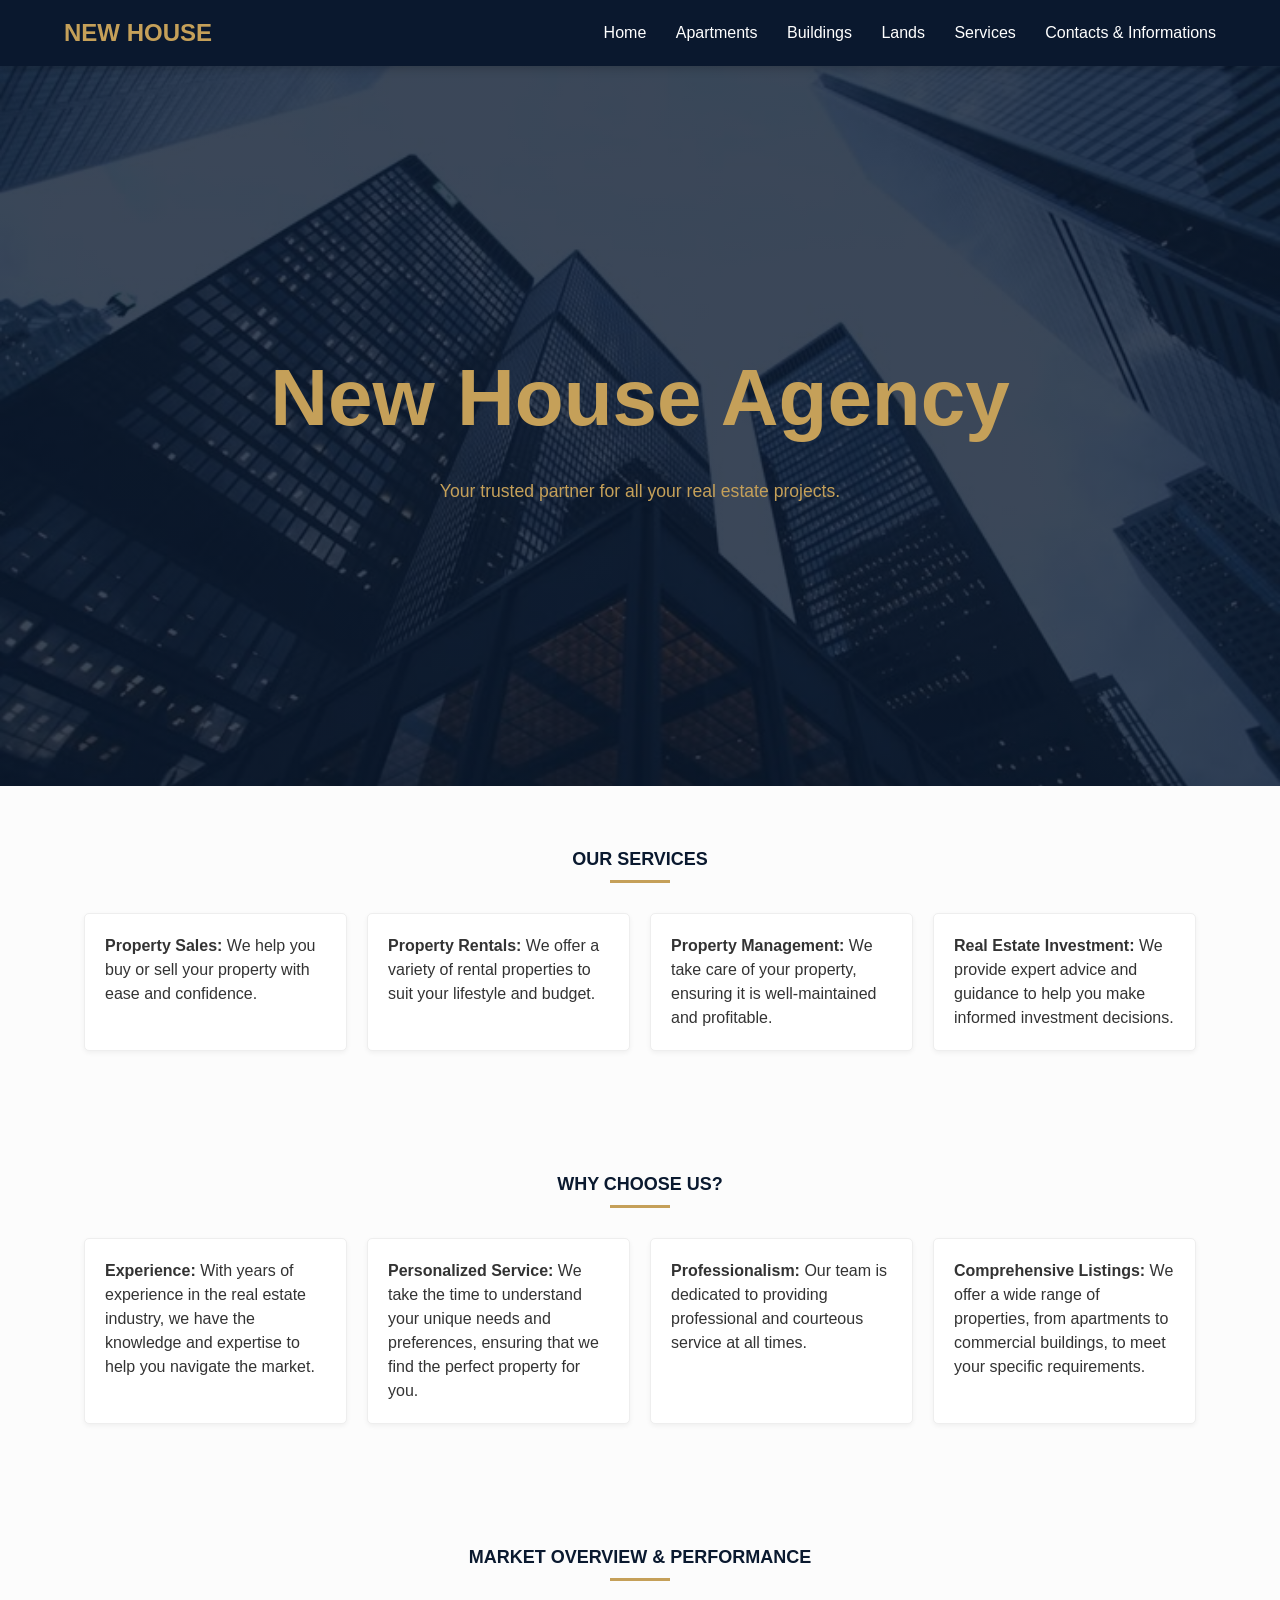
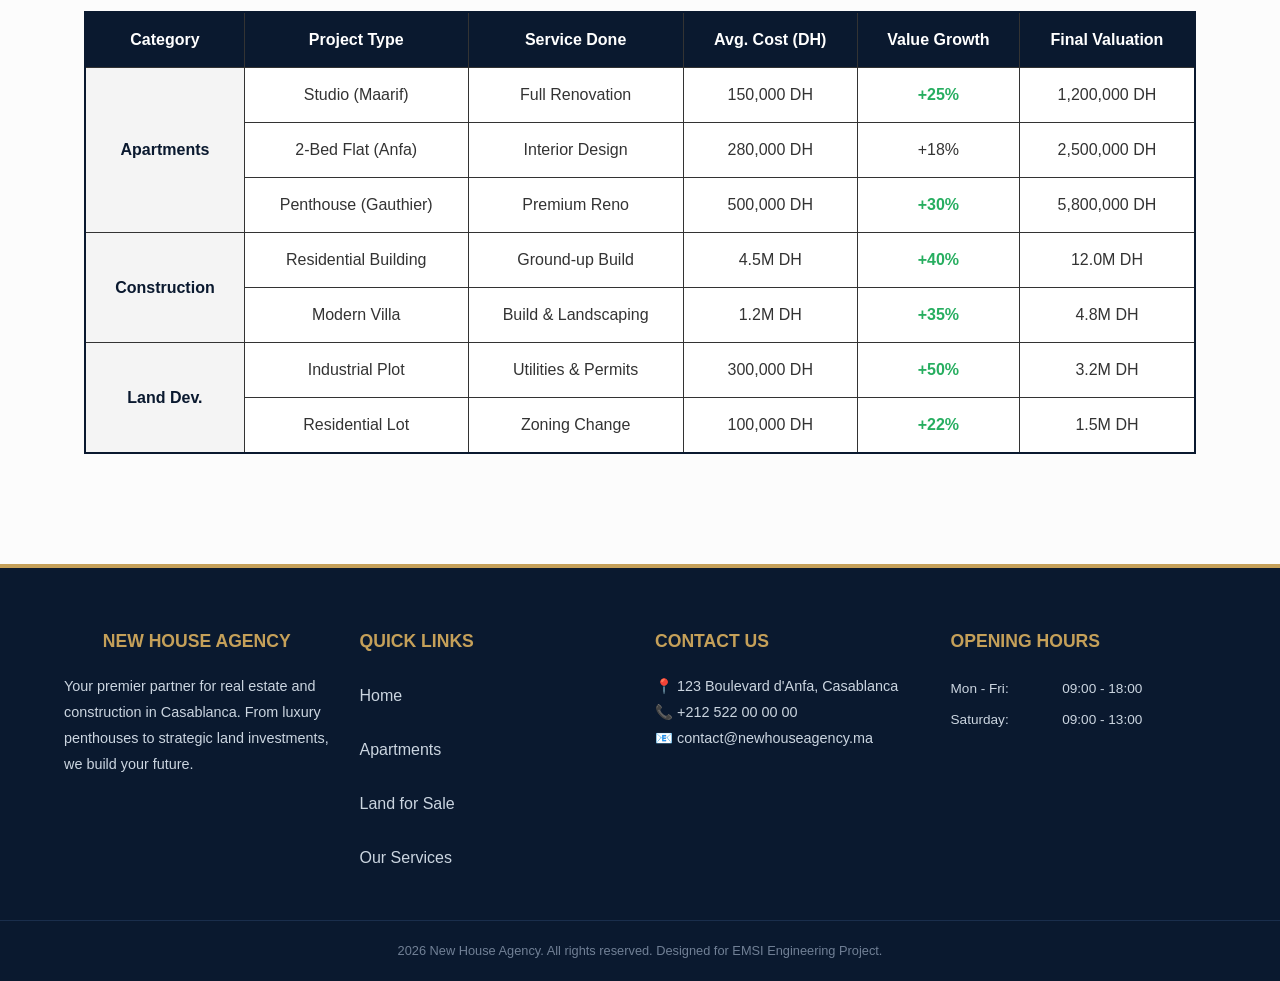
<file: index.html>
<!DOCTYPE html>
<html lang="en">
<head>
    <meta charset="UTF-8">
    <meta name="viewport" content="width=device-width, initial-scale=1.0">
    <link rel="stylesheet" href="1.css">
    <title>New House Agency</title>
</head>
<body>
    <header>
        <nav class="navv">
            <h1>New House</h1>
            <div class="nav-links">
                <a href="index.html">Home</a>
                <a href="2.html">Apartments</a>
                <a href="3.html">Buildings</a>
                <a href="4.html">Lands</a>
                <a href="5.html">Services</a>
                <a href="6.html">Contacts & Informations</a>
            </div>
        </nav>
    </header>
    <section class="section1">
        <div class="section1-contenue">
            <h1>New House Agency</h1>
            <p>Your trusted partner for all your real estate projects.</p>
            </div>
        </div>
    </section>
    <section class="section2">
        <div class="section2serv">
            <h2>Our Services</h2>
            <ul>
                <li><strong>Property Sales:</strong> We help you buy or sell your property with ease and confidence.</li>
                <li><strong>Property Rentals:</strong> We offer a variety of rental properties to suit your lifestyle and budget.</li>
                <li><strong>Property Management:</strong> We take care of your property, ensuring it is well-maintained and profitable.</li>
                <li><strong>Real Estate Investment:</strong> We provide expert advice and guidance to help you make informed investment decisions.</li>
            </ul>
        </div>
    </section>
    <section class="whyus">
        <div class="whyus-contenue">
            <h2>Why Choose Us?</h2>
            <ul>
                <li><strong>Experience:</strong> With years of experience in the real estate industry, we have the knowledge and expertise to help you navigate the market.</li>
                <li><strong>Personalized Service:</strong> We take the time to understand your unique needs and preferences, ensuring that we find the perfect property for you.</li>
                <li><strong>Professionalism:</strong> Our team is dedicated to providing professional and courteous service at all times.</li>
                <li><strong>Comprehensive Listings:</strong> We offer a wide range of properties, from apartments to commercial buildings, to meet your specific requirements.</li>
            </ul>
        </div>
    </section>
    <section class="performance">
        <div class="performance-contenue">
            <h2>Market Overview & Performance</h2>
        </div>
        <div class="tableau-performance">
            <table class="table-perfo" border="1">
                <thead>
                    <tr>
                        <th>Category</th>
                        <th>Project Type</th>
                        <th>Service Done</th>
                        <th>Avg. Cost (DH)</th>
                        <th>Value Growth</th>
                        <th>Final Valuation</th>
                    </tr>
                </thead>
                <tbody>
                    <tr>
                        <td rowspan="3" class="category-cell">Apartments</td>
                        <td>Studio (Maarif)</td>
                        <td>Full Renovation</td>
                        <td>150,000 DH</td>
                        <td class="growth">+25%</td>
                        <td>1,200,000 DH</td>
                    </tr>
                    <tr>
                        <td>2-Bed Flat (Anfa)</td>
                        <td>Interior Design</td>
                        <td>280,000 DH</td>
                        <td class="gro.wth">+18%</td>
                        <td>2,500,000 DH</td>
                    </tr>
                    <tr>
                        <td>Penthouse (Gauthier)</td>
                        <td>Premium Reno</td>
                        <td>500,000 DH</td>
                        <td class="growth">+30%</td>
                        <td>5,800,000 DH</td>
                    </tr>
                    <tr>
                        <td rowspan="2" class="category-cell">Construction</td>
                        <td>Residential Building</td>
                        <td>Ground-up Build</td>
                        <td>4.5M DH</td>
                        <td class="growth">+40%</td>
                        <td>12.0M DH</td>
                    </tr>
                    <tr>
                        <td>Modern Villa</td>
                        <td>Build & Landscaping</td>
                        <td>1.2M DH</td>
                        <td class="growth">+35%</td>
                        <td>4.8M DH</td>
                    </tr>
                    <tr>
                        <td rowspan="2" class="category-cell">Land Dev.</td>
                        <td>Industrial Plot</td>
                        <td>Utilities & Permits</td>
                        <td>300,000 DH</td>
                        <td class="growth">+50%</td>
                        <td>3.2M DH</td>
                    </tr>
                    <tr>
                        <td>Residential Lot</td>
                        <td>Zoning Change</td>
                        <td>100,000 DH</td>
                        <td class="growth">+22%</td>
                        <td>1.5M DH</td>
                    </tr>
                </tbody>
            </table>
        </div>
    </section>
    <footer class="main-footer">
    <div class="footer-container">
        <div class="footer-box">
            <h3>New House Agency</h3>
            <p>Your premier partner for real estate and construction in Casablanca. From luxury penthouses to strategic land investments, we build your future.</p>
        </div>

        <div class="footer-box">
            <h4>Quick Links</h4>
            <ul>
                <li><a href="1.html">Home</a></li>
                <li><a href="2.html">Apartments</a></li>
                <li><a href="4.html">Land for Sale</a></li>
                <li><a href="5.html">Our Services</a></li>
            </ul>
        </div>

        <div class="footer-box">
            <h4>Contact Us</h4>
            <p>📍 123 Boulevard d'Anfa, Casablanca</p>
            <p>📞 +212 522 00 00 00</p>
            <p>📧 contact@newhouseagency.ma</p>
        </div>

        <div class="footer-box">
            <h4>Opening Hours</h4>
            <table class="footer-table">
                <tr>
                    <td>Mon - Fri:</td>
                    <td>09:00 - 18:00</td>
                </tr>
                <tr>
                    <td>Saturday:</td>
                    <td>09:00 - 13:00</td>
                </tr>
            </table>
        </div>
    </div>

    <div class="footer-bottom">
        <p> 2026 New House Agency. All rights reserved. Designed for EMSI Engineering Project.</p>
    </div>
</footer>
</body>
</html>
</file>
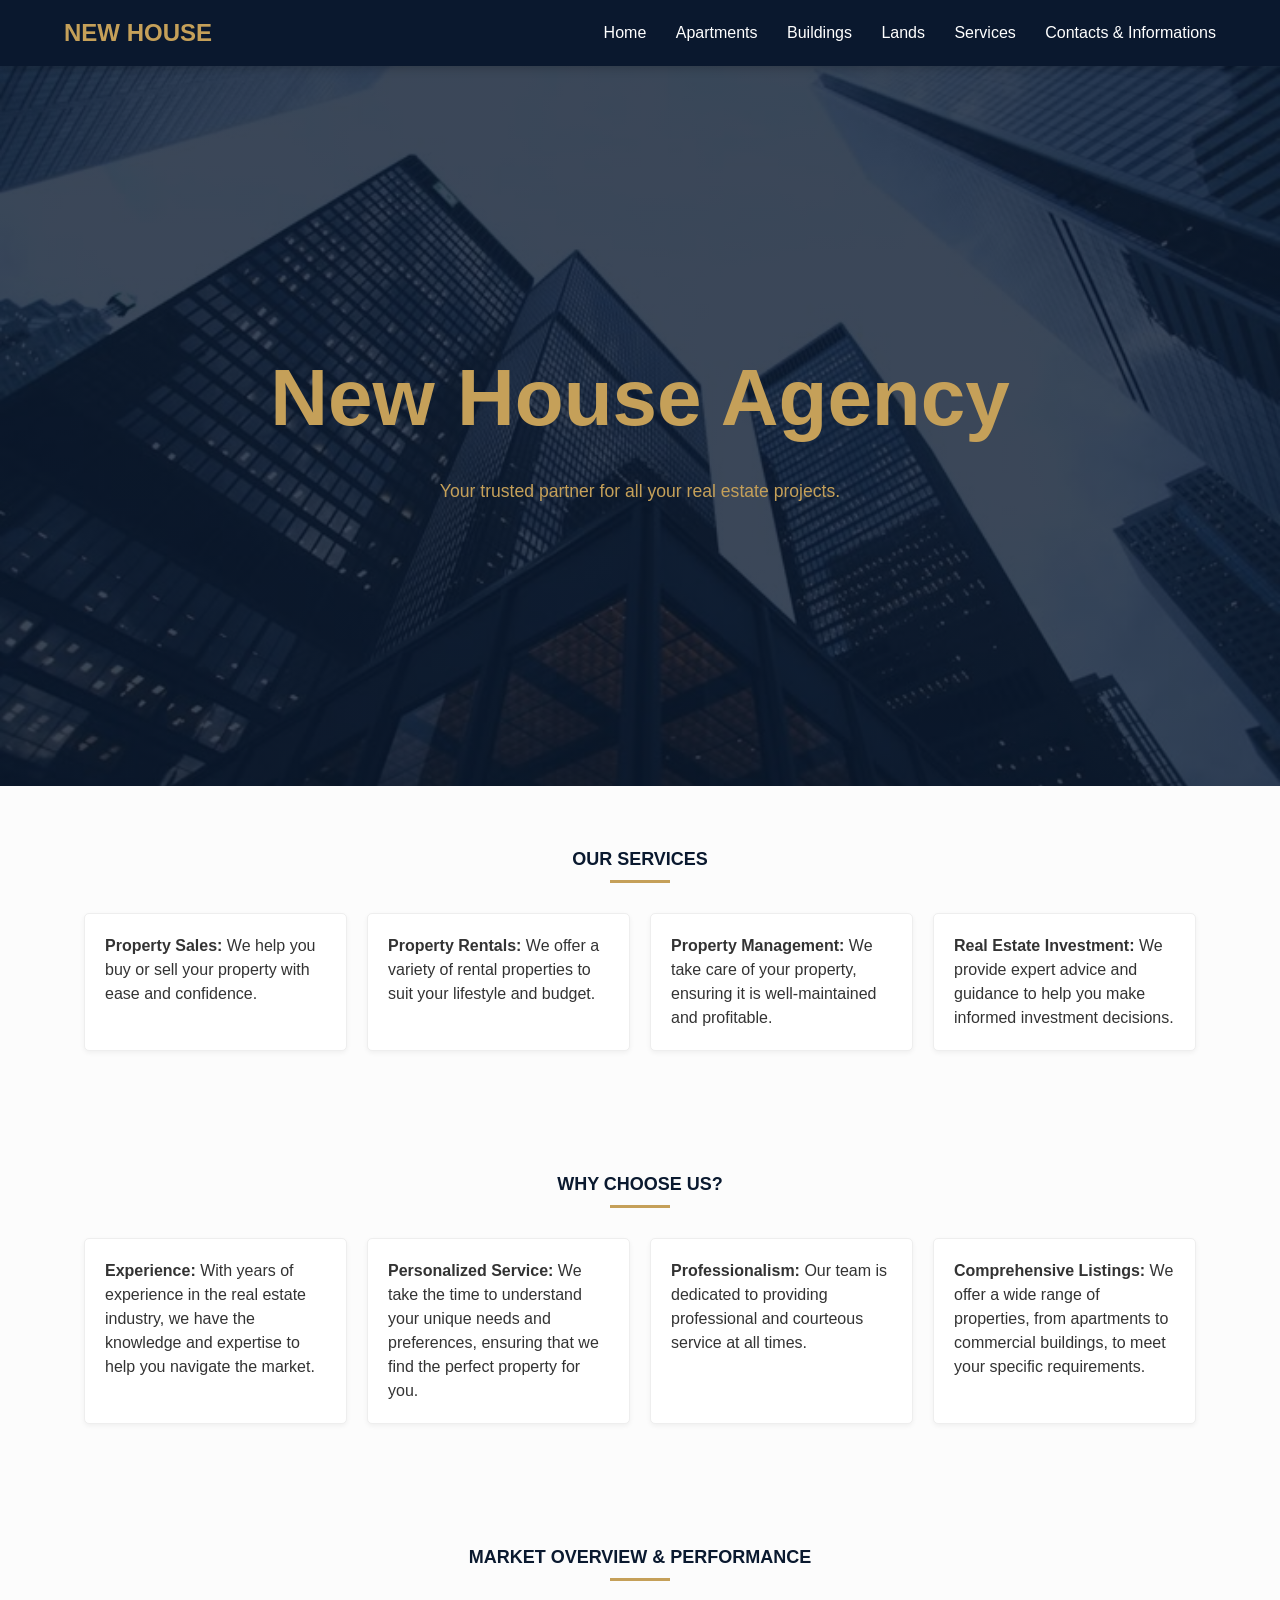
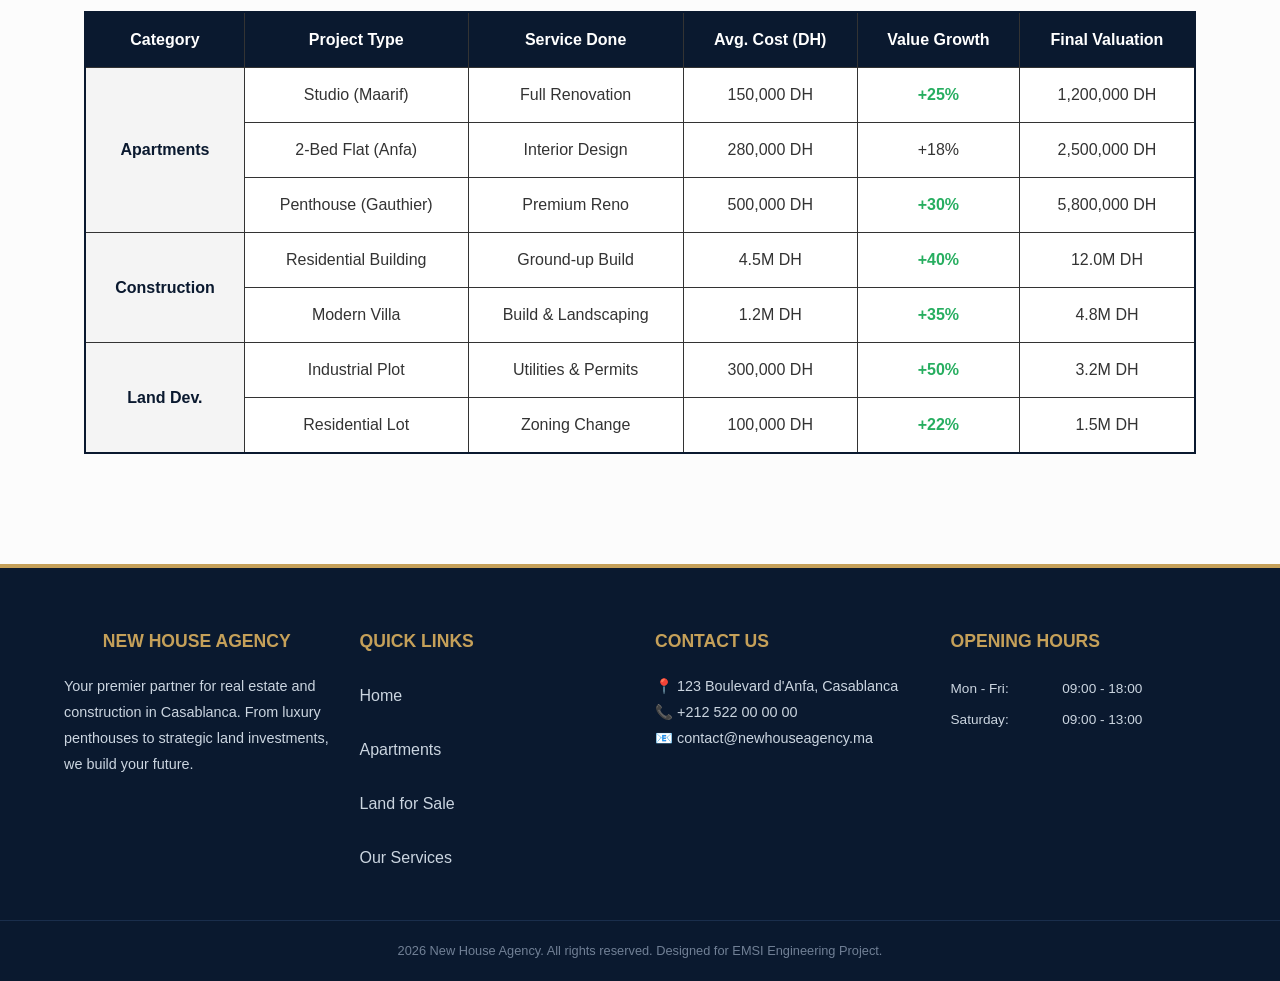
<file: 1.html>
<!DOCTYPE html>
<html lang="en">
<head>
    <meta charset="UTF-8">
    <meta name="viewport" content="width=device-width, initial-scale=1.0">
    <link rel="stylesheet" href="1.css">
    <title>New House Agency</title>
</head>
<body>
    <header>
        <nav class="navv">
            <h1>New House</h1>
            <div class="nav-links">
                <a href="1.html">Home</a>
                <a href="2.html">Apartments</a>
                <a href="3.html">Buildings</a>
                <a href="4.html">Lands</a>
                <a href="5.html">Services</a>
                <a href="6.html">Contacts & Informations</a>
            </div>
        </nav>
    </header>
    <section class="section1">
        <div class="section1-contenue">
            <h1>New House Agency</h1>
            <p>Your trusted partner for all your real estate projects.</p>
            </div>
        </div>
    </section>
    <section class="section2">
        <div class="section2serv">
            <h2>Our Services</h2>
            <ul>
                <li><strong>Property Sales:</strong> We help you buy or sell your property with ease and confidence.</li>
                <li><strong>Property Rentals:</strong> We offer a variety of rental properties to suit your lifestyle and budget.</li>
                <li><strong>Property Management:</strong> We take care of your property, ensuring it is well-maintained and profitable.</li>
                <li><strong>Real Estate Investment:</strong> We provide expert advice and guidance to help you make informed investment decisions.</li>
            </ul>
        </div>
    </section>
    <section class="whyus">
        <div class="whyus-contenue">
            <h2>Why Choose Us?</h2>
            <ul>
                <li><strong>Experience:</strong> With years of experience in the real estate industry, we have the knowledge and expertise to help you navigate the market.</li>
                <li><strong>Personalized Service:</strong> We take the time to understand your unique needs and preferences, ensuring that we find the perfect property for you.</li>
                <li><strong>Professionalism:</strong> Our team is dedicated to providing professional and courteous service at all times.</li>
                <li><strong>Comprehensive Listings:</strong> We offer a wide range of properties, from apartments to commercial buildings, to meet your specific requirements.</li>
            </ul>
        </div>
    </section>
    <section class="performance">
        <div class="performance-contenue">
            <h2>Market Overview & Performance</h2>
        </div>
        <div class="tableau-performance">
            <table class="table-perfo" border="1">
                <thead>
                    <tr>
                        <th>Category</th>
                        <th>Project Type</th>
                        <th>Service Done</th>
                        <th>Avg. Cost (DH)</th>
                        <th>Value Growth</th>
                        <th>Final Valuation</th>
                    </tr>
                </thead>
                <tbody>
                    <tr>
                        <td rowspan="3" class="category-cell">Apartments</td>
                        <td>Studio (Maarif)</td>
                        <td>Full Renovation</td>
                        <td>150,000 DH</td>
                        <td class="growth">+25%</td>
                        <td>1,200,000 DH</td>
                    </tr>
                    <tr>
                        <td>2-Bed Flat (Anfa)</td>
                        <td>Interior Design</td>
                        <td>280,000 DH</td>
                        <td class="gro.wth">+18%</td>
                        <td>2,500,000 DH</td>
                    </tr>
                    <tr>
                        <td>Penthouse (Gauthier)</td>
                        <td>Premium Reno</td>
                        <td>500,000 DH</td>
                        <td class="growth">+30%</td>
                        <td>5,800,000 DH</td>
                    </tr>
                    <tr>
                        <td rowspan="2" class="category-cell">Construction</td>
                        <td>Residential Building</td>
                        <td>Ground-up Build</td>
                        <td>4.5M DH</td>
                        <td class="growth">+40%</td>
                        <td>12.0M DH</td>
                    </tr>
                    <tr>
                        <td>Modern Villa</td>
                        <td>Build & Landscaping</td>
                        <td>1.2M DH</td>
                        <td class="growth">+35%</td>
                        <td>4.8M DH</td>
                    </tr>
                    <tr>
                        <td rowspan="2" class="category-cell">Land Dev.</td>
                        <td>Industrial Plot</td>
                        <td>Utilities & Permits</td>
                        <td>300,000 DH</td>
                        <td class="growth">+50%</td>
                        <td>3.2M DH</td>
                    </tr>
                    <tr>
                        <td>Residential Lot</td>
                        <td>Zoning Change</td>
                        <td>100,000 DH</td>
                        <td class="growth">+22%</td>
                        <td>1.5M DH</td>
                    </tr>
                </tbody>
            </table>
        </div>
    </section>
    <footer class="main-footer">
    <div class="footer-container">
        <div class="footer-box">
            <h3>New House Agency</h3>
            <p>Your premier partner for real estate and construction in Casablanca. From luxury penthouses to strategic land investments, we build your future.</p>
        </div>

        <div class="footer-box">
            <h4>Quick Links</h4>
            <ul>
                <li><a href="1.html">Home</a></li>
                <li><a href="2.html">Apartments</a></li>
                <li><a href="4.html">Land for Sale</a></li>
                <li><a href="5.html">Our Services</a></li>
            </ul>
        </div>

        <div class="footer-box">
            <h4>Contact Us</h4>
            <p>📍 123 Boulevard d'Anfa, Casablanca</p>
            <p>📞 +212 522 00 00 00</p>
            <p>📧 contact@newhouseagency.ma</p>
        </div>

        <div class="footer-box">
            <h4>Opening Hours</h4>
            <table class="footer-table">
                <tr>
                    <td>Mon - Fri:</td>
                    <td>09:00 - 18:00</td>
                </tr>
                <tr>
                    <td>Saturday:</td>
                    <td>09:00 - 13:00</td>
                </tr>
            </table>
        </div>
    </div>

    <div class="footer-bottom">
        <p> 2026 New House Agency. All rights reserved. Designed for EMSI Engineering Project.</p>
    </div>
</footer>
</body>
</html>
</file>
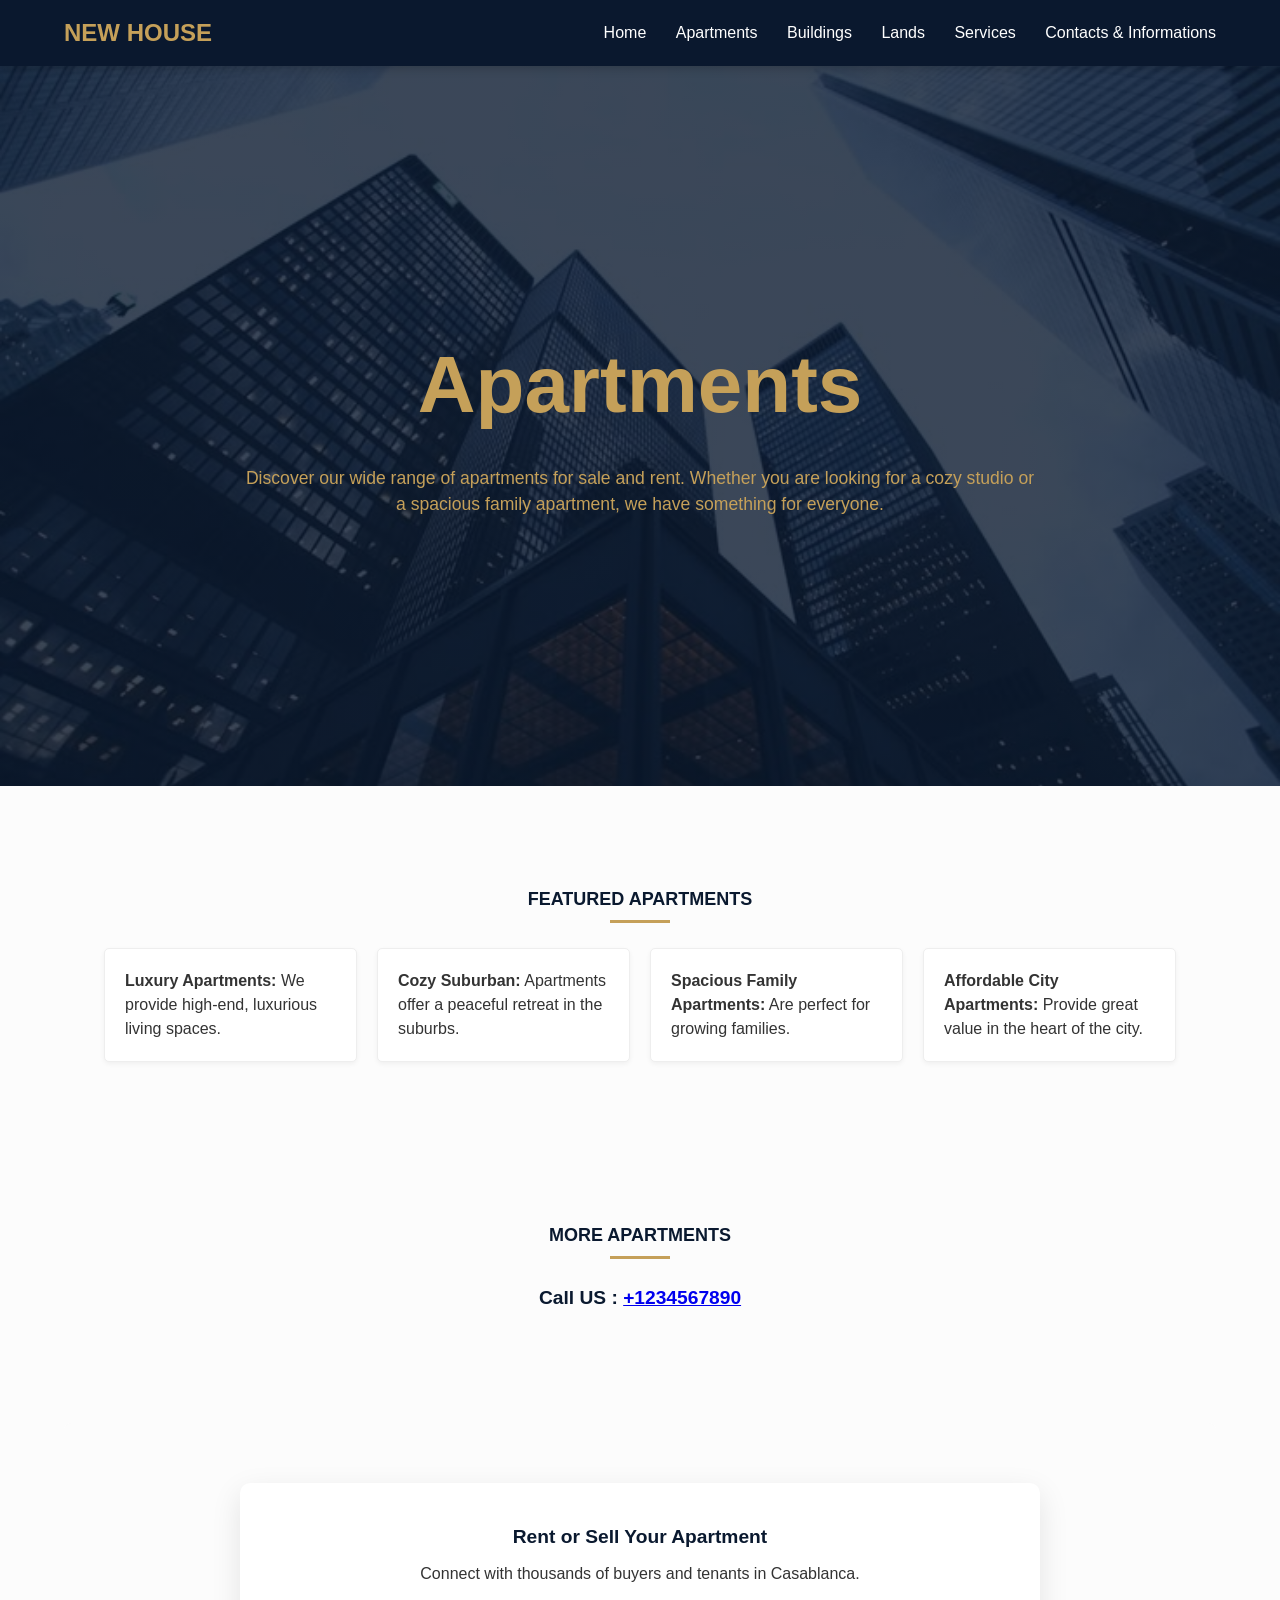
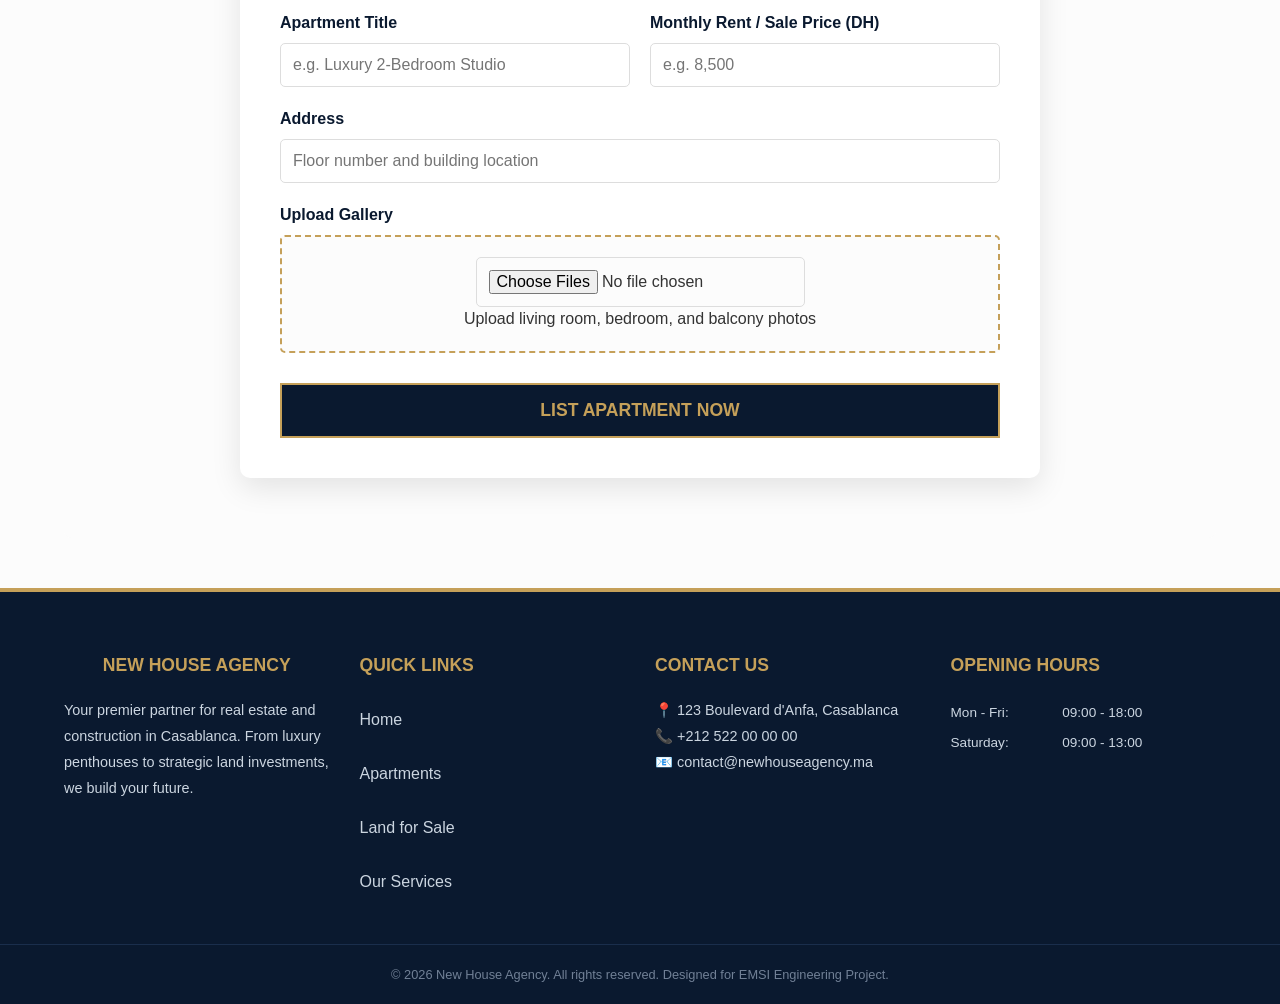
<file: 2.html>
<!DOCTYPE html>
<html lang="en">
<head>
    <meta charset="UTF-8">
    <meta name="viewport" content="width=device-width, initial-scale=1.0">
    <link rel="stylesheet" href="1.css">
    <title>Appartements</title>
</head>
<body>
    <header>
        <nav class="navv">
            <h1>New House</h1>
            <div class="nav-links">
                <a href="index.html">Home</a>
                <a href="2.html">Apartments</a>
                <a href="3.html">Buildings</a>
                <a href="4.html">Lands</a>
                <a href="5.html">Services</a>
                <a href="6.html">Contacts & Informations</a>
            </div>
        </nav>
    </header>
    <section class="section1">
        <div class="section1-contenue">
            <h1>Apartments</h1>
            <p>Discover our wide range of apartments for sale and rent. Whether you are looking for a cozy studio or a spacious family apartment, we have something for everyone.</p>
            </div>
        </div>
    </section>
    <section class="section2">
    <div class="catatlogue">
        <h2>Featured Apartments</h2>
        
        <input type="radio" name="cat-filter" id="luxury-radio">
        <input type="radio" name="cat-filter" id="cozy-radio">
        <input type="radio" name="cat-filter" id="spacious-radio">
        <input type="radio" name="cat-filter" id="affordable-radio">
        
        
        <div class="card-selectors">
            <label for="luxury-radio" class="selection-card"><strong>Luxury Apartments:</strong> We provide high-end, luxurious living spaces.</label>
            <label for="cozy-radio" class="selection-card"><strong>Cozy Suburban:</strong> Apartments offer a peaceful retreat in the suburbs.</label>
            <label for="spacious-radio" class="selection-card"><strong>Spacious Family Apartments:</strong> Are perfect for growing families.</label>
            <label for="affordable-radio" class="selection-card"><strong>Affordable City Apartments:</strong> Provide great value in the heart of the city.</label>
        </div>

        <div class="display-area">
            <div class="catalogue-item luxury-cat">
                <iframe src="luxury-list.html"></iframe>
            </div>
            <div class="catalogue-item cozy-cat">
                <iframe src="cozy-list.html"></iframe>
            </div>
            <div class="catalogue-item spacious-cat">
                <iframe src="spacious-list.html"></iframe>
            </div>
            <div class="catalogue-item affordable-cat">
                <iframe src="affordable-list.html"></iframe>
            </div>
        </div>
    </div>
</section>
<section class="more">
    <div class="more-contenue">
        <h2>More Apartments</h2>
        <h3>Call US : <a href="tel:+1234567890">+1234567890</a></h3>
    </div>
</section>
<section class="submission-section">
    <div class="form-container">
        <h3>Rent or Sell Your Apartment</h3>
        <p style="text-align: center; margin-bottom: 25px;">Connect with thousands of buyers and tenants in Casablanca.</p>
        
        <form class="property-form">
            <div class="form-group">
                <label for="a-name">Apartment Title</label>
                <input type="text" id="a-name" placeholder="e.g. Luxury 2-Bedroom Studio" required>
            </div>
            <div class="form-group">
                <label for="a-price">Monthly Rent / Sale Price (DH)</label>
                <input type="number" id="a-price" placeholder="e.g. 8,500" required>
            </div>
            <div class="form-group full-width">
                <label for="a-loc">Address</label>
                <input type="text" id="a-loc" placeholder="Floor number and building location" required>
            </div>
            <div class="form-group full-width">
                <label for="a-pics">Upload Gallery</label>
                <div class="file-upload">
                    <input type="file" id="a-pics" accept="image/*" multiple>
                    <p>Upload living room, bedroom, and balcony photos</p>
                </div>
            </div>
            <button type="submit" class="submit-btn">List Apartment Now</button>
        </form>
    </div>
</section>
<footer class="main-footer">
    <div class="footer-container">
        <div class="footer-box">
            <h3>New House Agency</h3>
            <p>Your premier partner for real estate and construction in Casablanca. From luxury penthouses to strategic land investments, we build your future.</p>
        </div>

        <div class="footer-box">
            <h4>Quick Links</h4>
            <ul>
                <li><a href="index.html">Home</a></li>
                <li><a href="2.html">Apartments</a></li>
                <li><a href="4.html">Land for Sale</a></li>
                <li><a href="5.html">Our Services</a></li>
            </ul>
        </div>

        <div class="footer-box">
            <h4>Contact Us</h4>
            <p>📍 123 Boulevard d'Anfa, Casablanca</p>
            <p>📞 +212 522 00 00 00</p>
            <p>📧 contact@newhouseagency.ma</p>
        </div>

        <div class="footer-box">
            <h4>Opening Hours</h4>
            <table class="footer-table">
                <tr>
                    <td>Mon - Fri:</td>
                    <td>09:00 - 18:00</td>
                </tr>
                <tr>
                    <td>Saturday:</td>
                    <td>09:00 - 13:00</td>
                </tr>
            </table>
        </div>
    </div>

    <div class="footer-bottom">
        <p>&copy; 2026 New House Agency. All rights reserved. Designed for EMSI Engineering Project.</p>
    </div>
</footer>
</body>
</html>
</file>
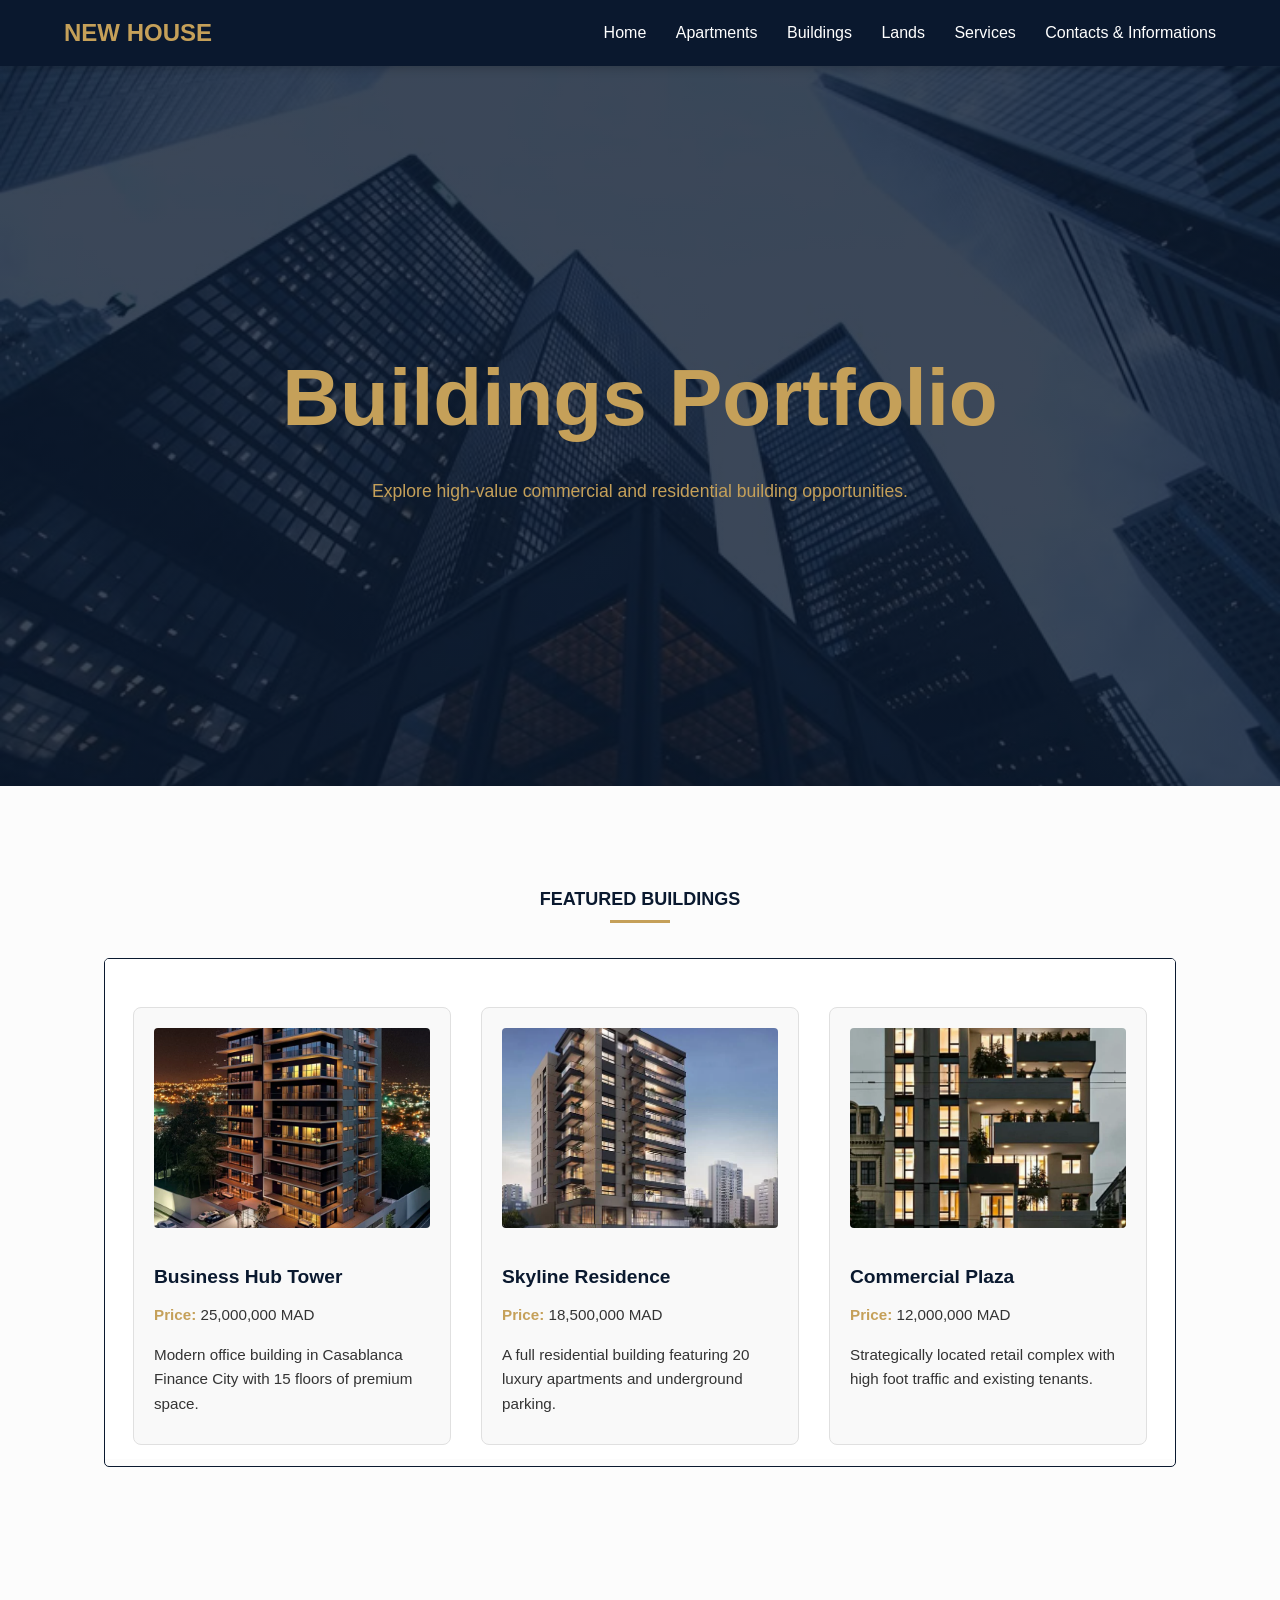
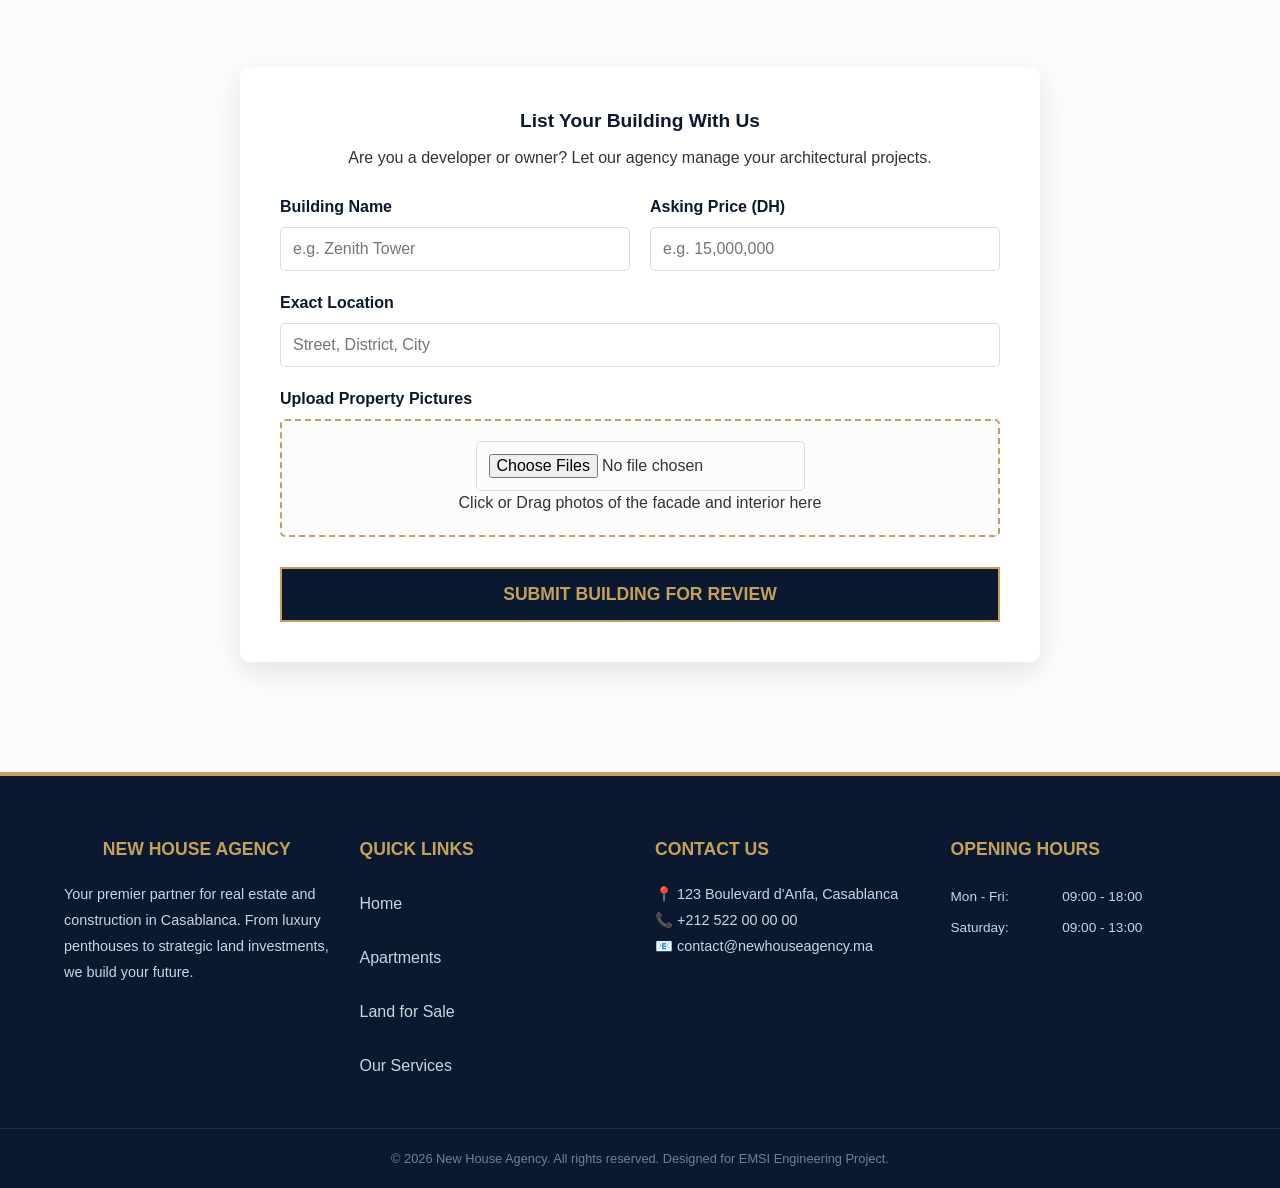
<file: 3.html>
<!DOCTYPE html>
<html lang="en">
<head>
    <meta charset="UTF-8">
    <meta name="viewport" content="width=device-width, initial-scale=1.0">
    <link rel="stylesheet" href="1.css">
    <title>Buildings - New House Agency</title>
</head>
<body>
    <header>
        <nav class="navv">
            <h1>New House</h1>
            <div class="nav-links">
                <a href="index.html">Home</a>
                <a href="2.html">Apartments</a>
                <a href="3.html">Buildings</a>
                <a href="4.html">Lands</a>
                <a href="5.html">Services</a>
                <a href="6.html">Contacts & Informations</a>
            </div>
        </nav>
    </header>

    <section class="section1">
        <div class="section1-contenue">
            <h1>Buildings Portfolio</h1>
            <p>Explore high-value commercial and residential building opportunities.</p>
        </div>
    </section>

    <section class="section2">
        <div class="catatlogue">
            <h2>Featured Buildings</h2>
            <div class="display-area">
                <div class="catalogue-item" style="display: block; width: 100%; margin-top: 35px;">
                    <iframe src="buildings-list.html" style="width: 100%; height: 500px; border: none;"></iframe>
                </div>
            </div>
        </div>
    </section>
    <section class="submission-section">
        <div class="form-container">
            <h3>List Your Building With Us</h3>
            <p style="text-align: center; margin-bottom: 25px;">Are you a developer or owner? Let our agency manage your architectural projects.</p>
        
            <form class="property-form">
            <div class="form-group">
                <label for="b-name">Building Name</label>
                <input type="text" id="b-name" placeholder="e.g. Zenith Tower" required>
            </div>
            <div class="form-group">
                <label for="b-price">Asking Price (DH)</label>
                <input type="number" id="b-price" placeholder="e.g. 15,000,000" required>
            </div>
            <div class="form-group full-width">
                <label for="b-loc">Exact Location</label>
                <input type="text" id="b-loc" placeholder="Street, District, City" required>
            </div>
            <div class="form-group full-width">
                <label for="b-pics">Upload Property Pictures</label>
                <div class="file-upload">
                    <input type="file" id="b-pics" accept="image/*" multiple>
                    <p>Click or Drag photos of the facade and interior here</p>
                </div>
            </div>
            <button type="submit" class="submit-btn">Submit Building for Review</button>
            </form>
        </div>
    </section>

    <footer class="main-footer">
        <div class="footer-container">
        <div class="footer-box">
            <h3>New House Agency</h3>
            <p>Your premier partner for real estate and construction in Casablanca. From luxury penthouses to strategic land investments, we build your future.</p>
        </div>

        <div class="footer-box">
            <h4>Quick Links</h4>
            <ul>
                <li><a href="index.html">Home</a></li>
                <li><a href="2.html">Apartments</a></li>
                <li><a href="4.html">Land for Sale</a></li>
                <li><a href="5.html">Our Services</a></li>
            </ul>
        </div>

        <div class="footer-box">
            <h4>Contact Us</h4>
            <p>📍 123 Boulevard d'Anfa, Casablanca</p>
            <p>📞 +212 522 00 00 00</p>
            <p>📧 contact@newhouseagency.ma</p>
        </div>

        <div class="footer-box">
            <h4>Opening Hours</h4>
            <table class="footer-table">
                <tr>
                    <td>Mon - Fri:</td>
                    <td>09:00 - 18:00</td>
                </tr>
                <tr>
                    <td>Saturday:</td>
                    <td>09:00 - 13:00</td>
                </tr>
            </table>
        </div>
    </div>

    <div class="footer-bottom">
        <p>&copy; 2026 New House Agency. All rights reserved. Designed for EMSI Engineering Project.</p>
    </div>
    </footer>
</body>
</html>
</file>
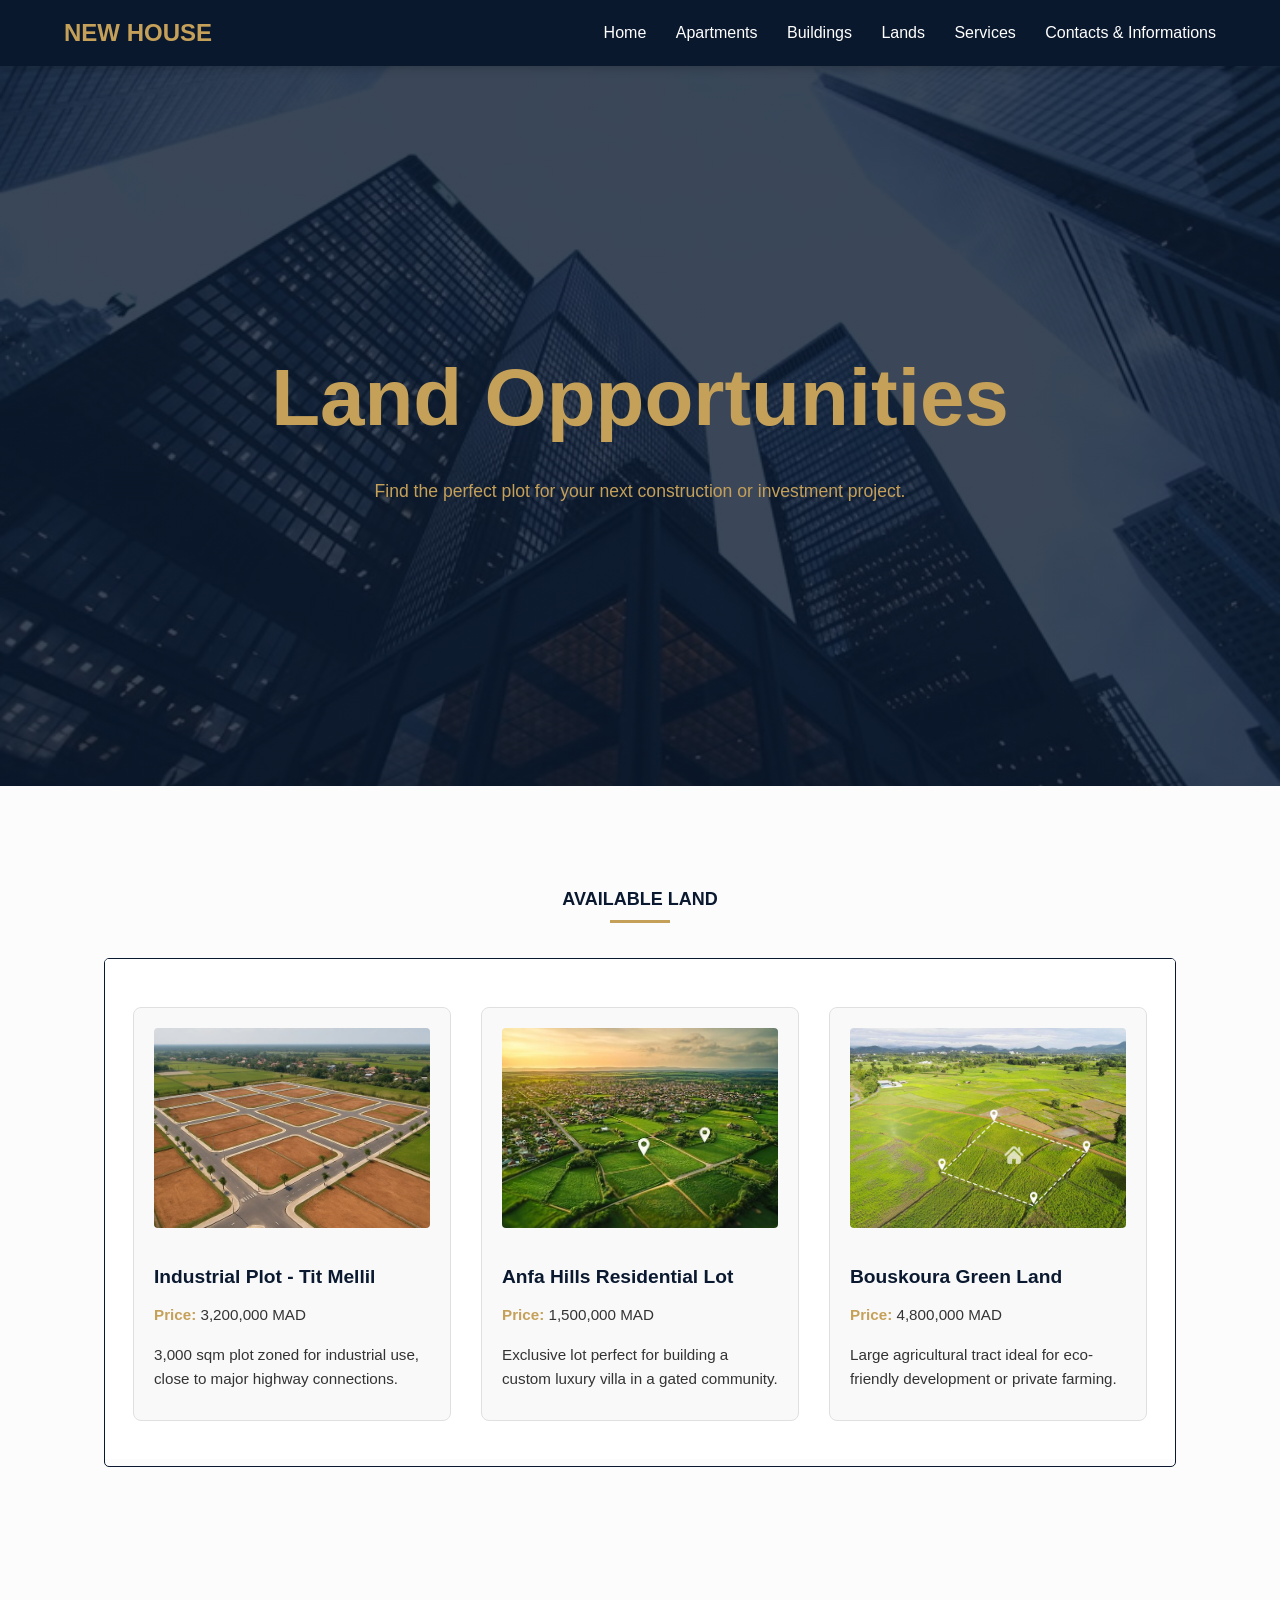
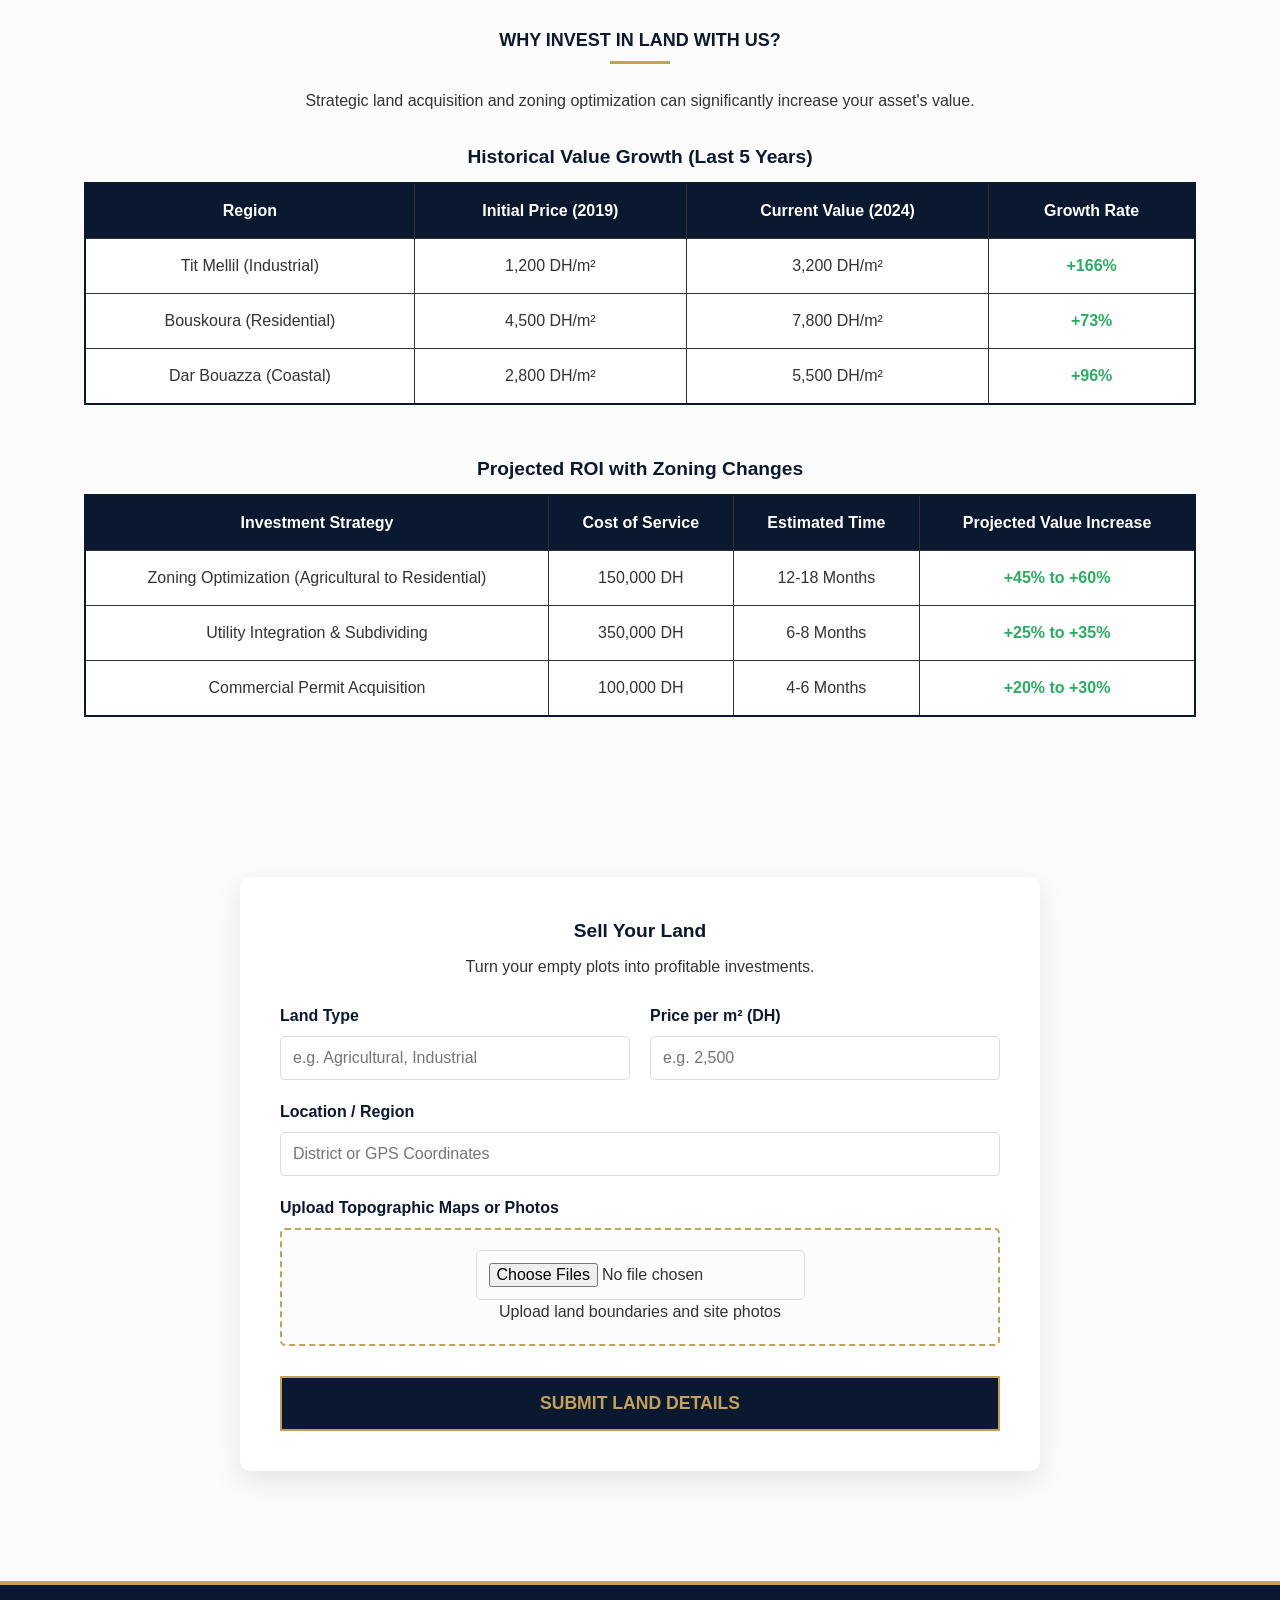
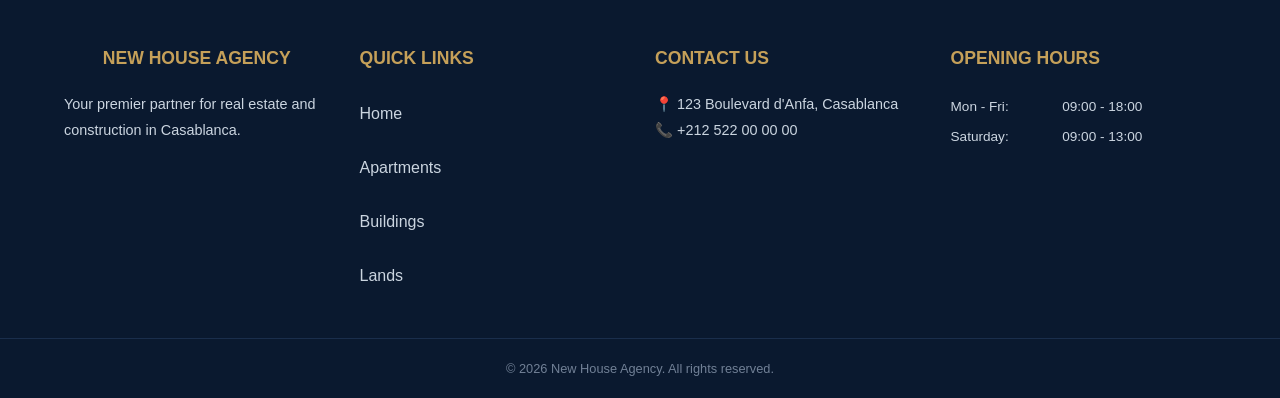
<file: 4.html>
<!DOCTYPE html>
<html lang="en">
<head>
    <meta charset="UTF-8">
    <meta name="viewport" content="width=device-width, initial-scale=1.0">
    <link rel="stylesheet" href="1.css">
    <title>Lands - New House Agency</title>
</head>
<body>
    <header>
        <nav class="navv">
            <h1>New House</h1>
            <div class="nav-links">
                <a href="index.html">Home</a>
                <a href="2.html">Apartments</a>
                <a href="3.html">Buildings</a>
                <a href="4.html">Lands</a>
                <a href="5.html">Services</a>
                <a href="6.html">Contacts & Informations</a>
            </div>
        </nav>
    </header>

    <section class="section1">
        <div class="section1-contenue">
            <h1>Land Opportunities</h1>
            <p>Find the perfect plot for your next construction or investment project.</p>
        </div>
    </section>

    <section class="section2">
        <div class="catatlogue">
            <h2>Available Land</h2>
            <div class="display-area">
                <div class="catalogue-item" style="display: block; width: 100%; margin-top: 35px;">
                    <iframe src="lands-list.html" style="width: 100%; height: 500px; border: none;"></iframe>
                </div>
            </div>
        </div>
    </section>

    <section class="performance">
        <div class="performance-contenue">
            <h2>Why Invest in Land with Us?</h2>
            <p style="text-align: center; margin-bottom: 30px;">Strategic land acquisition and zoning optimization can significantly increase your asset's value.</p>
        </div>

        <div class="tableau-performance">
            <h3>Historical Value Growth (Last 5 Years)</h3>
            <table class="table-perfo">
                <thead>
                    <tr>
                        <th>Region</th>
                        <th>Initial Price (2019)</th>
                        <th>Current Value (2024)</th>
                        <th>Growth Rate</th>
                    </tr>
                </thead>
                <tbody>
                    <tr>
                        <td>Tit Mellil (Industrial)</td>
                        <td>1,200 DH/m²</td>
                        <td>3,200 DH/m²</td>
                        <td class="growth">+166%</td>
                    </tr>
                    <tr>
                        <td>Bouskoura (Residential)</td>
                        <td>4,500 DH/m²</td>
                        <td>7,800 DH/m²</td>
                        <td class="growth">+73%</td>
                    </tr>
                    <tr>
                        <td>Dar Bouazza (Coastal)</td>
                        <td>2,800 DH/m²</td>
                        <td>5,500 DH/m²</td>
                        <td class="growth">+96%</td>
                    </tr>
                </tbody>
            </table>
        </div>

        <div class="tableau-performance" style="margin-top: 50px;">
            <h3>Projected ROI with Zoning Changes</h3>
            <table class="table-perfo">
                <thead>
                    <tr>
                        <th>Investment Strategy</th>
                        <th>Cost of Service</th>
                        <th>Estimated Time</th>
                        <th>Projected Value Increase</th>
                    </tr>
                </thead>
                <tbody>
                    <tr>
                        <td>Zoning Optimization (Agricultural to Residential)</td>
                        <td>150,000 DH</td>
                        <td>12-18 Months</td>
                        <td class="growth">+45% to +60%</td>
                    </tr>
                    <tr>
                        <td>Utility Integration & Subdividing</td>
                        <td>350,000 DH</td>
                        <td>6-8 Months</td>
                        <td class="growth">+25% to +35%</td>
                    </tr>
                    <tr>
                        <td>Commercial Permit Acquisition</td>
                        <td>100,000 DH</td>
                        <td>4-6 Months</td>
                        <td class="growth">+20% to +30%</td>
                    </tr>
                </tbody>
            </table>
        </div>
    </section>
    <section class="submission-section">
        <div class="form-container">
            <h3>Sell Your Land</h3>
            <p style="text-align: center; margin-bottom: 25px;">Turn your empty plots into profitable investments.</p>
        
            <form class="property-form">
            <div class="form-group">
                <label for="l-type">Land Type</label>
                <input type="text" id="l-type" placeholder="e.g. Agricultural, Industrial" required>
            </div>
            <div class="form-group">
                <label for="l-price">Price per m² (DH)</label>
                <input type="number" id="l-price" placeholder="e.g. 2,500" required>
            </div>
            <div class="form-group full-width">
                <label for="l-loc">Location / Region</label>
                <input type="text" id="l-loc" placeholder="District or GPS Coordinates" required>
            </div>
            <div class="form-group full-width">
                <label for="l-pics">Upload Topographic Maps or Photos</label>
                <div class="file-upload">
                    <input type="file" id="l-pics" accept="image/*" multiple>
                    <p>Upload land boundaries and site photos</p>
                </div>
            </div>
                <button type="submit" class="submit-btn">Submit Land Details</button>
            </form>
        </div>
    </section>

    <footer class="main-footer">
        <div class="footer-container">
            <div class="footer-box">
                <h3>New House Agency</h3>
                <p>Your premier partner for real estate and construction in Casablanca.</p>
            </div>
            <div class="footer-box">
                <h4>Quick Links</h4>
                <ul>
                    <li><a href="1.html">Home</a></li>
                    <li><a href="2.html">Apartments</a></li>
                    <li><a href="3.html">Buildings</a></li>
                    <li><a href="4.html">Lands</a></li>
                </ul>
            </div>
            <div class="footer-box">
                <h4>Contact Us</h4>
                <p>📍 123 Boulevard d'Anfa, Casablanca</p>
                <p>📞 +212 522 00 00 00</p>
            </div>
            <div class="footer-box">
                <h4>Opening Hours</h4>
                <table class="footer-table">
                    <tr><td>Mon - Fri:</td><td>09:00 - 18:00</td></tr>
                    <tr><td>Saturday:</td><td>09:00 - 13:00</td></tr>
                </table>
            </div>
        </div>
        <div class="footer-bottom">
            <p>&copy; 2026 New House Agency. All rights reserved.</p>
        </div>
    </footer>
</body>
</html>
</file>
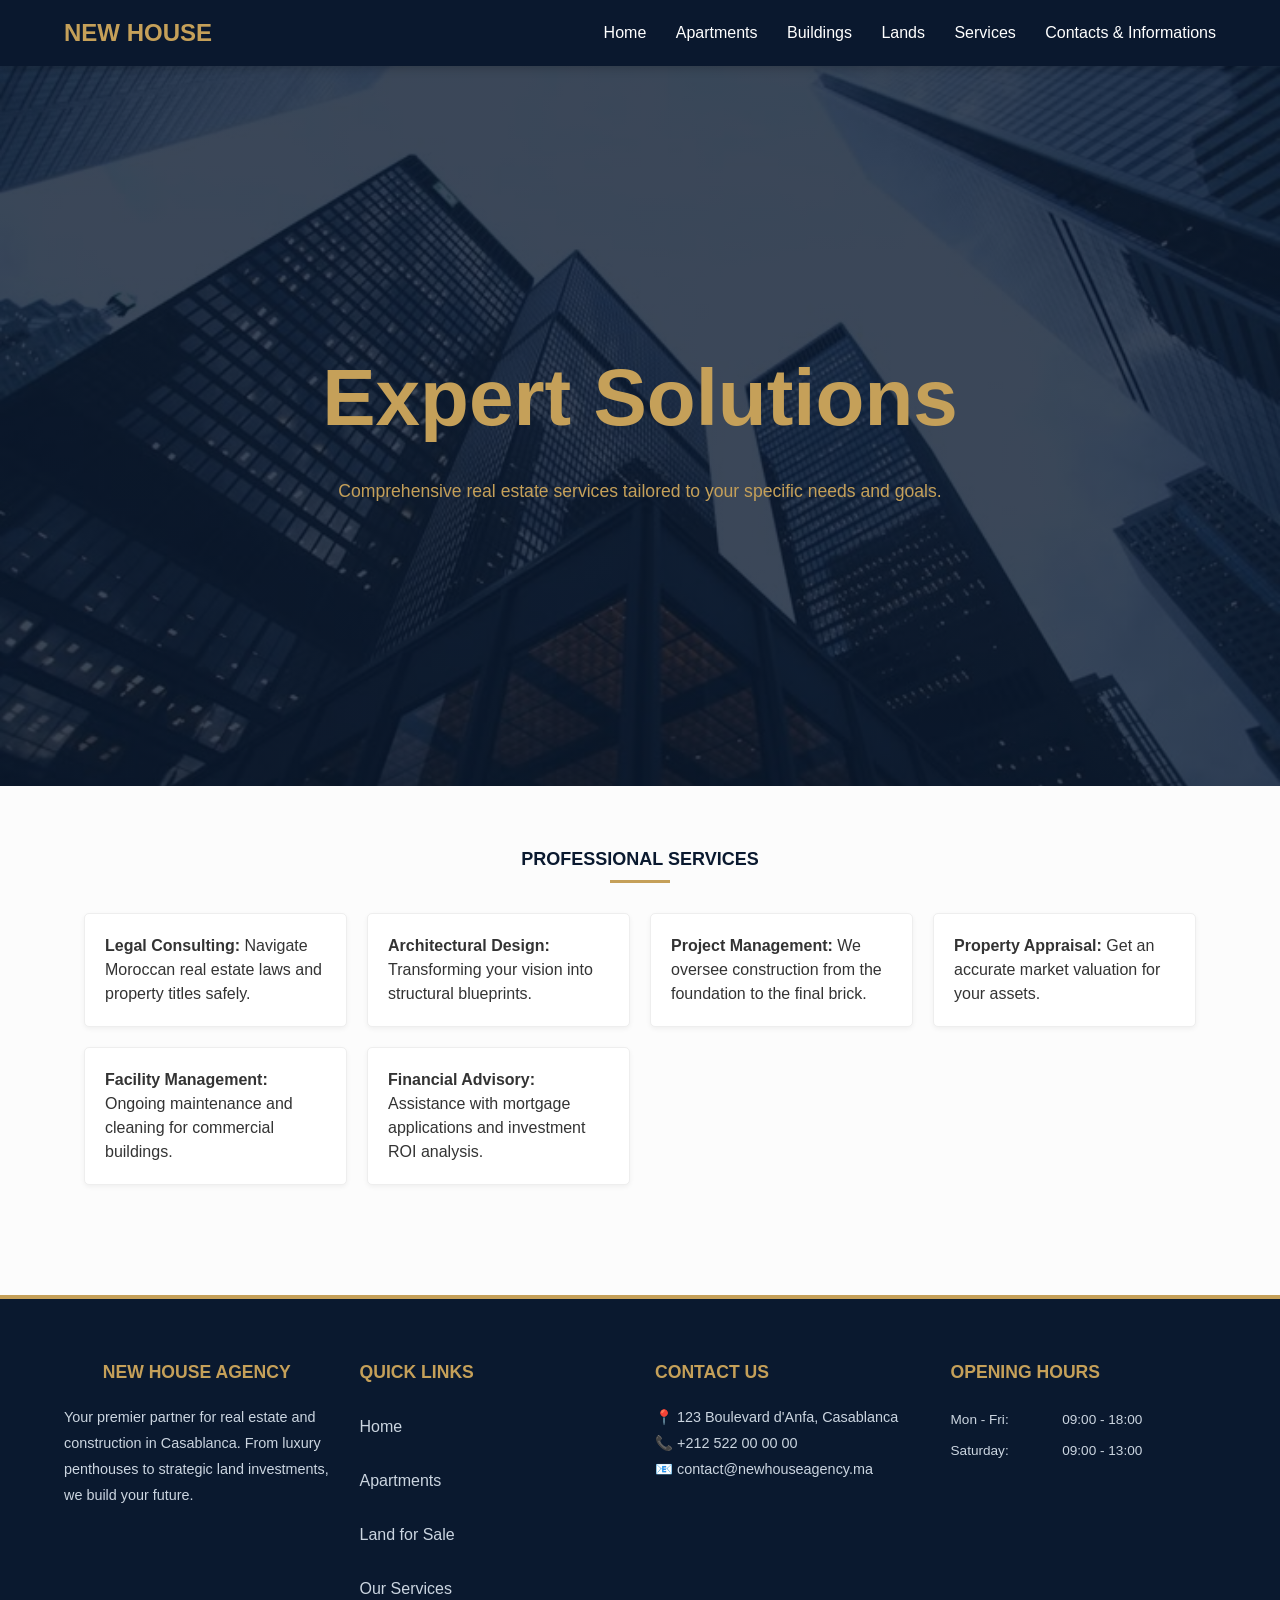
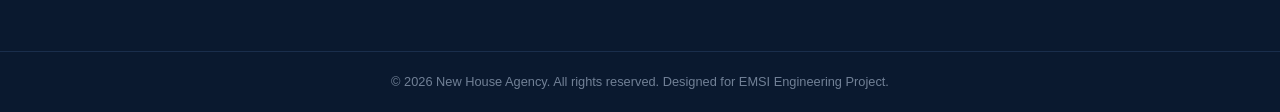
<file: 5.html>
<!DOCTYPE html>
<html lang="en">
<head>
    <meta charset="UTF-8">
    <meta name="viewport" content="width=device-width, initial-scale=1.0">
    <link rel="stylesheet" href="1.css">
    <title>Services - New House Agency</title>
</head>
<body>
    <header>
        <nav class="navv">
            <h1>New House</h1>
            <div class="nav-links">
                <a href="index.html">Home</a>
                <a href="2.html">Apartments</a>
                <a href="3.html">Buildings</a>
                <a href="4.html">Lands</a>
                <a href="5.html">Services</a>
                <a href="6.html">Contacts & Informations</a>
            </div>
        </nav>
    </header>

    <section class="section1">
        <div class="section1-contenue">
            <h1>Expert Solutions</h1>
            <p>Comprehensive real estate services tailored to your specific needs and goals.</p>
        </div>
    </section>

    <section class="section2">
        <h2>Professional Services</h2>
        <ul>
            <li><strong>Legal Consulting:</strong> Navigate Moroccan real estate laws and property titles safely.</li>
            <li><strong>Architectural Design:</strong> Transforming your vision into structural blueprints.</li>
            <li><strong>Project Management:</strong> We oversee construction from the foundation to the final brick.</li>
            <li><strong>Property Appraisal:</strong> Get an accurate market valuation for your assets.</li>
            <li><strong>Facility Management:</strong> Ongoing maintenance and cleaning for commercial buildings.</li>
            <li><strong>Financial Advisory:</strong> Assistance with mortgage applications and investment ROI analysis.</li>
        </ul>
    </section>

    <footer class="main-footer">
        <div class="footer-container">
        <div class="footer-box">
            <h3>New House Agency</h3>
            <p>Your premier partner for real estate and construction in Casablanca. From luxury penthouses to strategic land investments, we build your future.</p>
        </div>

        <div class="footer-box">
            <h4>Quick Links</h4>
            <ul>
                <li><a href="index.html">Home</a></li>
                <li><a href="2.html">Apartments</a></li>
                <li><a href="4.html">Land for Sale</a></li>
                <li><a href="5.html">Our Services</a></li>
            </ul>
        </div>

        <div class="footer-box">
            <h4>Contact Us</h4>
            <p>📍 123 Boulevard d'Anfa, Casablanca</p>
            <p>📞 +212 522 00 00 00</p>
            <p>📧 contact@newhouseagency.ma</p>
        </div>

        <div class="footer-box">
            <h4>Opening Hours</h4>
            <table class="footer-table">
                <tr>
                    <td>Mon - Fri:</td>
                    <td>09:00 - 18:00</td>
                </tr>
                <tr>
                    <td>Saturday:</td>
                    <td>09:00 - 13:00</td>
                </tr>
            </table>
        </div>
    </div>

    <div class="footer-bottom">
        <p>&copy; 2026 New House Agency. All rights reserved. Designed for EMSI Engineering Project.</p>
    </div>
    </footer>
</body>
</html>
</file>
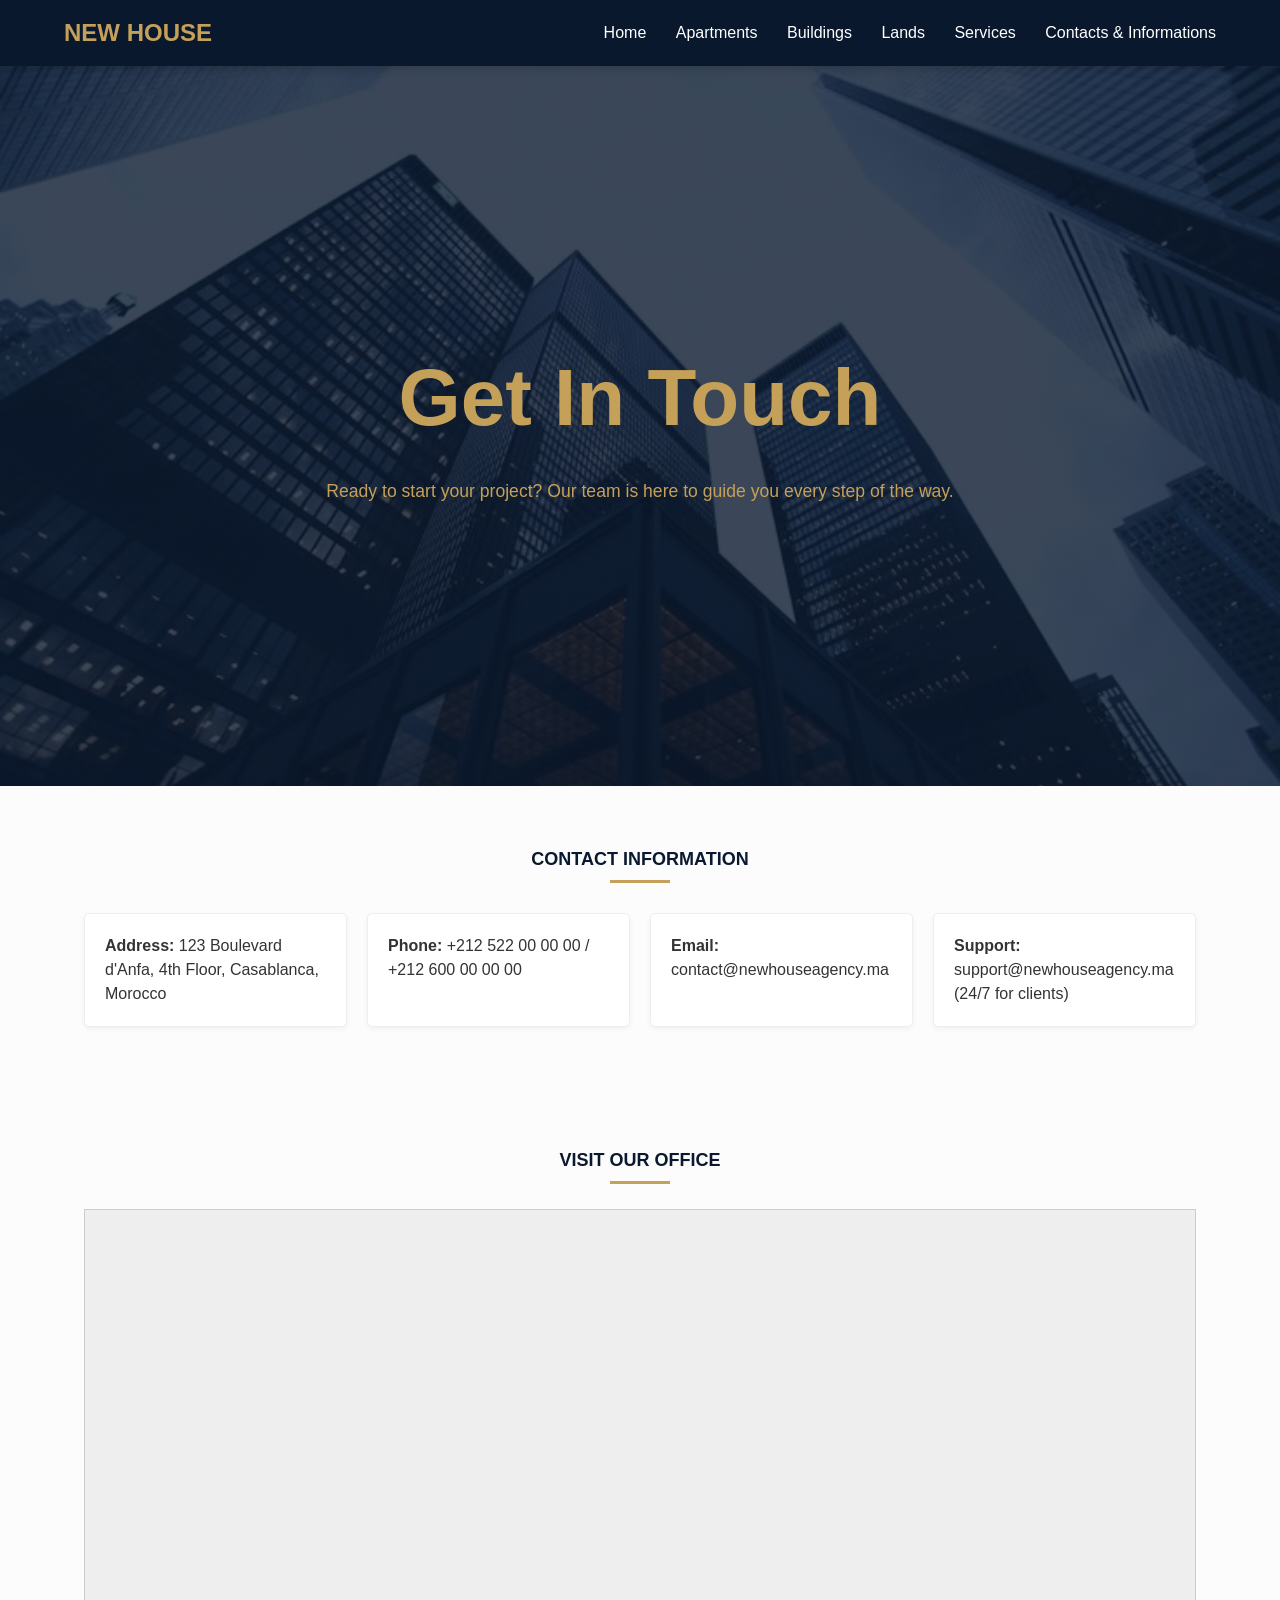
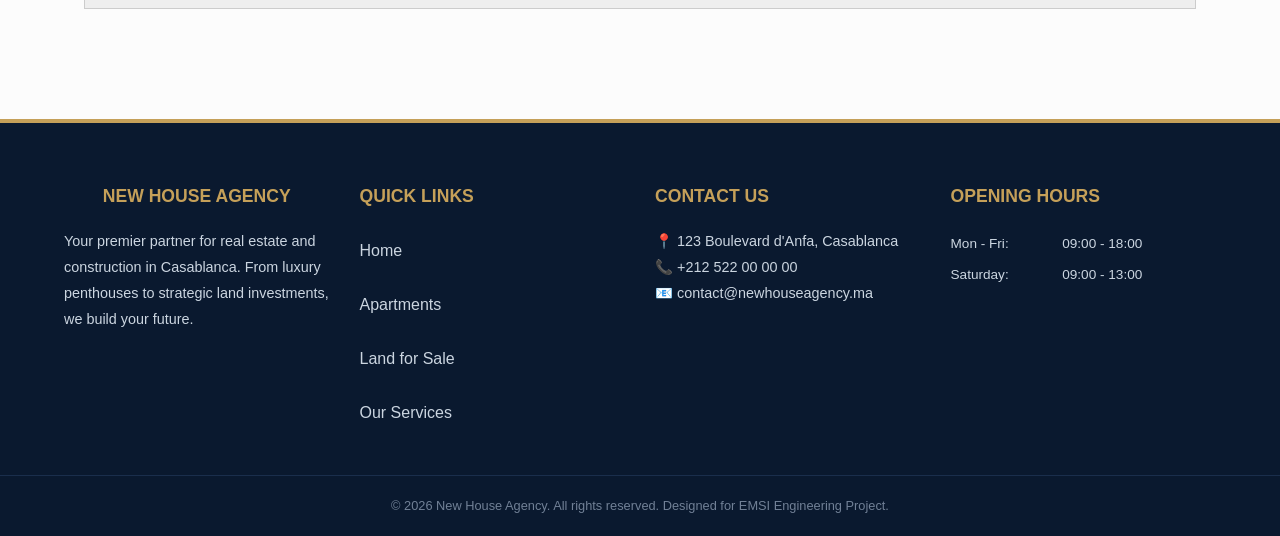
<file: 6.html>
<!DOCTYPE html>
<html lang="en">
<head>
    <meta charset="UTF-8">
    <meta name="viewport" content="width=device-width, initial-scale=1.0">
    <link rel="stylesheet" href="1.css">
    <title>Contact Us - New House Agency</title>
</head>
<body>
    <header>
        <nav class="navv">
            <h1>New House</h1>
            <div class="nav-links">
                <a href="index.html">Home</a>
                <a href="2.html">Apartments</a>
                <a href="3.html">Buildings</a>
                <a href="4.html">Lands</a>
                <a href="5.html">Services</a>
                <a href="6.html">Contacts & Informations</a>
            </div>
        </nav>
    </header>

    <section class="section1">
        <div class="section1-contenue">
            <h1>Get In Touch</h1>
            <p>Ready to start your project? Our team is here to guide you every step of the way.</p>
        </div>
    </section>

    <section class="contact-details">
        <h2>Contact Information</h2>
        <ul>
            <li><strong>Address:</strong> 123 Boulevard d'Anfa, 4th Floor, Casablanca, Morocco</li>
            <li><strong>Phone:</strong> +212 522 00 00 00 / +212 600 00 00 00</li>
            <li><strong>Email:</strong> contact@newhouseagency.ma</li>
            <li><strong>Support:</strong> support@newhouseagency.ma (24/7 for clients)</li>
        </ul>
    </section>

    <section class="whyus">
        <h2>Visit Our Office</h2>
        <div style="width: 100%; height: 400px; background: #eee; display: flex; align-items: center; justify-content: center; border: 1px solid #ccc;">
            <iframe src="https://www.google.com/maps/embed?pb=!1m18!1m12!1m3!1d3323.5242313827466!2d-7.63703432414591!3d33.59170014190767!2m3!1f0!2f0!3f0!3m2!1i1024!2i768!4f13.1!3m3!1m2!1s0xda7d2928ab116cd%3A0x5ceefdcd3b651043!2sBd%20d&#39;Anfa%2C%20Casablanca%2020250!5e0!3m2!1sen!2sma!4v1778441152459!5m2!1sen!2sma" width="100%" height="450" style="border:0;" allowfullscreen="" loading="lazy" referrerpolicy="no-referrer-when-downgrade"></iframe>
        </div>
    </section>

    <footer class="main-footer">
        <div class="footer-container">
            <div class="footer-box">
                <h3>New House Agency</h3>
                <p>Your premier partner for real estate and construction in Casablanca. From luxury penthouses to strategic land investments, we build your future.</p>
            </div>

            <div class="footer-box">
                <h4>Quick Links</h4>
                <ul>
                    <li><a href="index.html">Home</a></li>
                    <li><a href="2.html">Apartments</a></li>
                    <li><a href="4.html">Land for Sale</a></li>
                    <li><a href="5.html">Our Services</a></li>
                </ul>
            </div>

            <div class="footer-box">
                <h4>Contact Us</h4>
                <p>📍 123 Boulevard d'Anfa, Casablanca</p>
                <p>📞 +212 522 00 00 00</p>
                <p>📧 contact@newhouseagency.ma</p>
            </div>

            <div class="footer-box">
                <h4>Opening Hours</h4>
                <table class="footer-table">
                    <tr>
                        <td>Mon - Fri:</td>
                        <td>09:00 - 18:00</td>
                    </tr>
                    <tr>
                        <td>Saturday:</td>
                        <td>09:00 - 13:00</td>
                    </tr>
                </table>
            </div>
        </div>

        <div class="footer-bottom">
            <p>&copy; 2026 New House Agency. All rights reserved. Designed for EMSI Engineering Project.</p>
        </div>
    </footer>
</body>
</html>
</file>
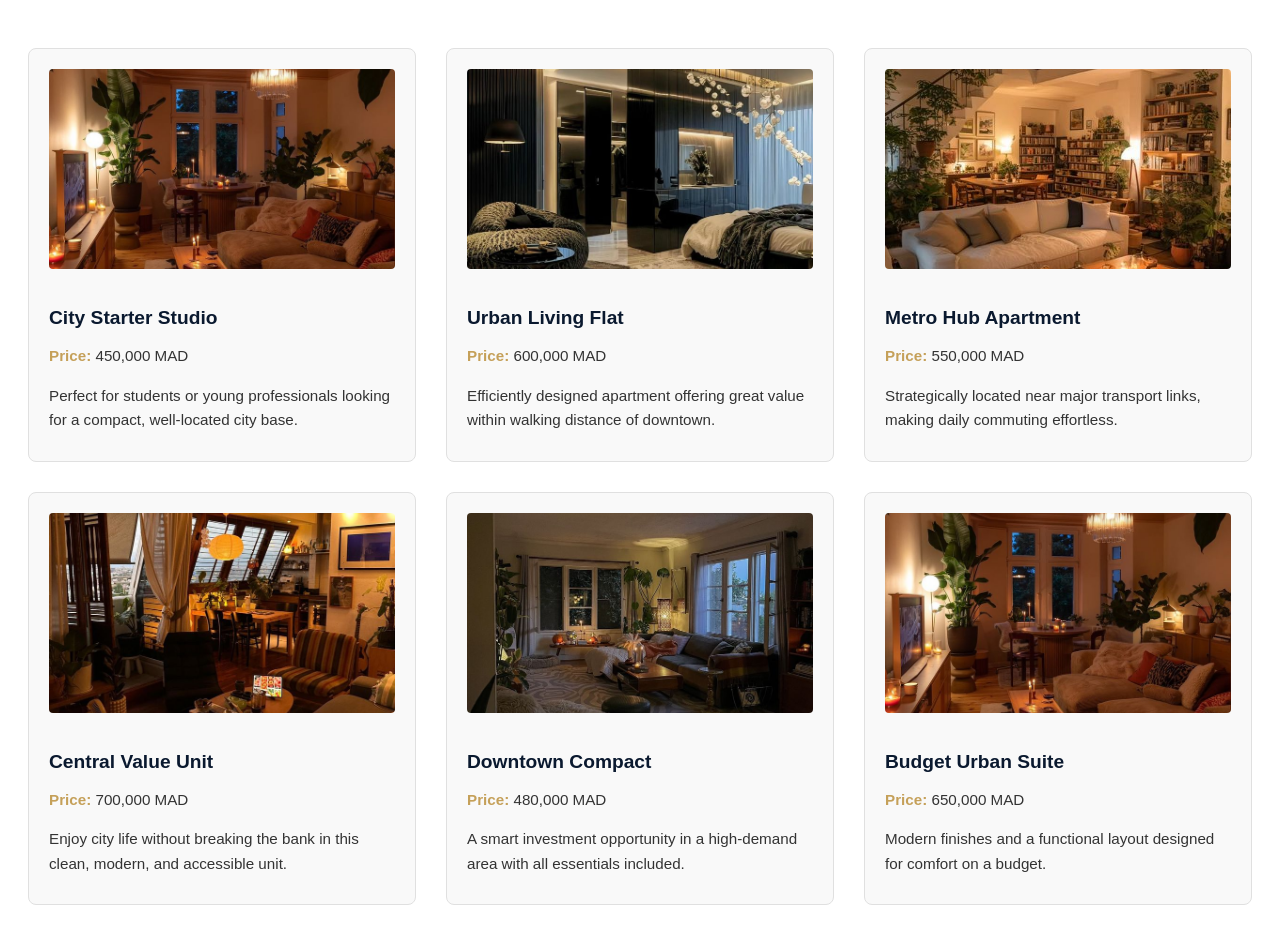
<file: affordable-list.html>
<!DOCTYPE html>
<html lang="en">
<head>
    <meta charset="UTF-8">
    <meta name="viewport" content="width=device-width, initial-scale=1.0">
    <link rel="stylesheet" href="all.css">
</head>
<body>
    <div class="listing">
        <div class="item">
            <img src="téléchargement (6).jpg" alt="City Starter Studio">
            <h3>City Starter Studio</h3>
            <p><strong>Price:</strong> 450,000 MAD</p>
            <p>Perfect for students or young professionals looking for a compact, well-located city base.</p>
        </div>
        <div class="item">
            <img src="téléchargement (2).jpg" alt="Urban Living Flat">
            <h3>Urban Living Flat</h3>
            <p><strong>Price:</strong> 600,000 MAD</p>
            <p>Efficiently designed apartment offering great value within walking distance of downtown.</p>
        </div>
        <div class="item">
            <img src="téléchargement (3).jpg" alt="Metro Hub Apartment">
            <h3>Metro Hub Apartment</h3>
            <p><strong>Price:</strong> 550,000 MAD</p>
            <p>Strategically located near major transport links, making daily commuting effortless.</p>
        </div>
        <div class="item">
            <img src="téléchargement (4).jpg" alt="Central Value Unit">
            <h3>Central Value Unit</h3>
            <p><strong>Price:</strong> 700,000 MAD</p>
            <p>Enjoy city life without breaking the bank in this clean, modern, and accessible unit.</p>
        </div>
        <div class="item">
            <img src="téléchargement (5).jpg" alt="Downtown Compact">
            <h3>Downtown Compact</h3>
            <p><strong>Price:</strong> 480,000 MAD</p>
            <p>A smart investment opportunity in a high-demand area with all essentials included.</p>
        </div>
        <div class="item">
            <img src="téléchargement (6).jpg" alt="Budget Urban Suite">
            <h3>Budget Urban Suite</h3>
            <p><strong>Price:</strong> 650,000 MAD</p>
            <p>Modern finishes and a functional layout designed for comfort on a budget.</p>
        </div>
    </div>
</body>
</html>
</file>
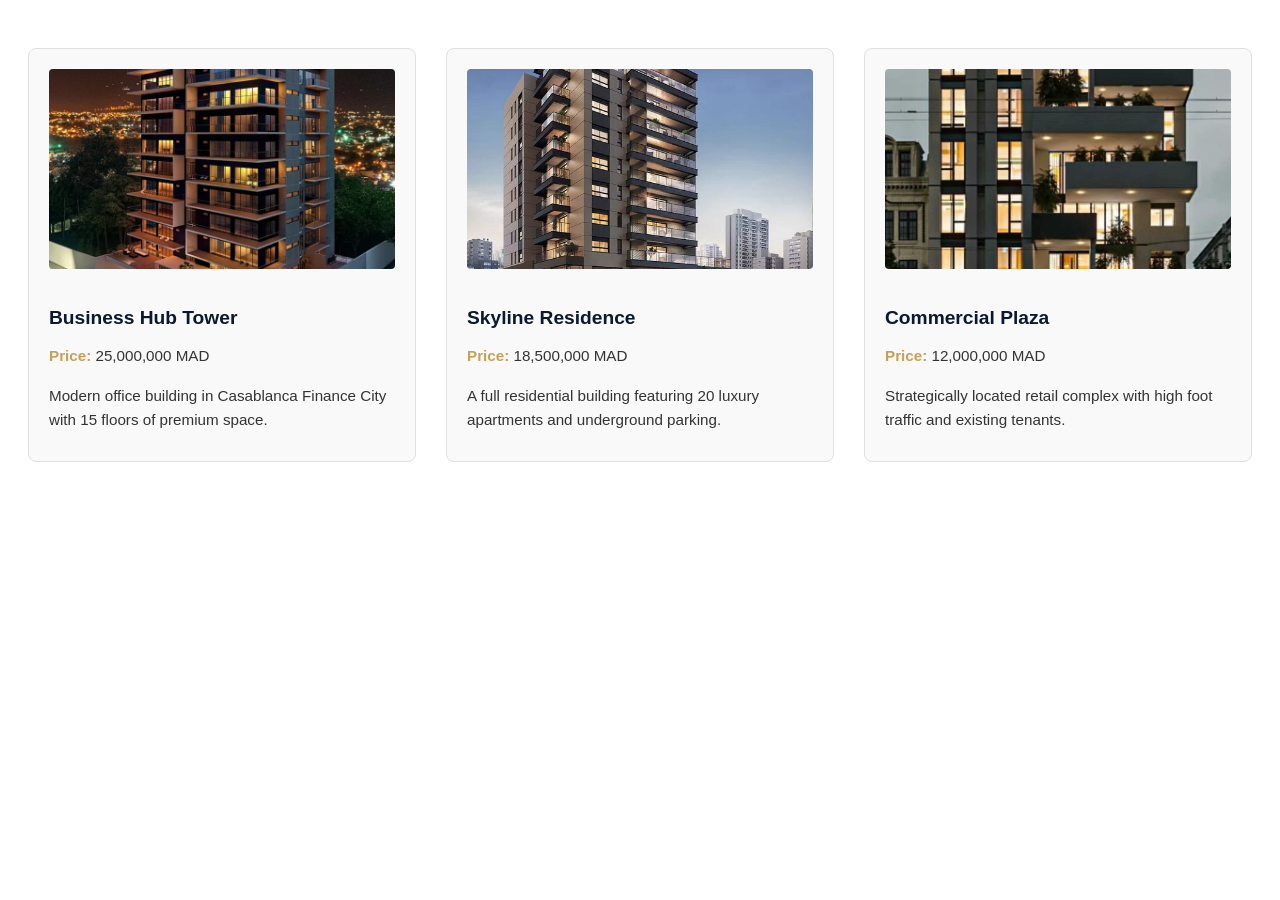
<file: buildings-list.html>
<!DOCTYPE html>
<html lang="en">
<head>
    <meta charset="UTF-8">
    <meta name="viewport" content="width=device-width, initial-scale=1.0">
    <link rel="stylesheet" href="all.css">
</head>
<body>
    <div class="listing">
        <div class="item">
            <img src="1.webp" alt="Business Hub Tower">
            <h3>Business Hub Tower</h3>
            <p><strong>Price:</strong> 25,000,000 MAD</p>
            <p>Modern office building in Casablanca Finance City with 15 floors of premium space.</p>
        </div>
        <div class="item">
            <img src="2.webp" alt="Skyline Residence">
            <h3>Skyline Residence</h3>
            <p><strong>Price:</strong> 18,500,000 MAD</p>
            <p>A full residential building featuring 20 luxury apartments and underground parking.</p>
        </div>
        <div class="item">
            <img src="3.webp" alt="Commercial Plaza">
            <h3>Commercial Plaza</h3>
            <p><strong>Price:</strong> 12,000,000 MAD</p>
            <p>Strategically located retail complex with high foot traffic and existing tenants.</p>
        </div>
    </div>
</body>
</html>
</file>
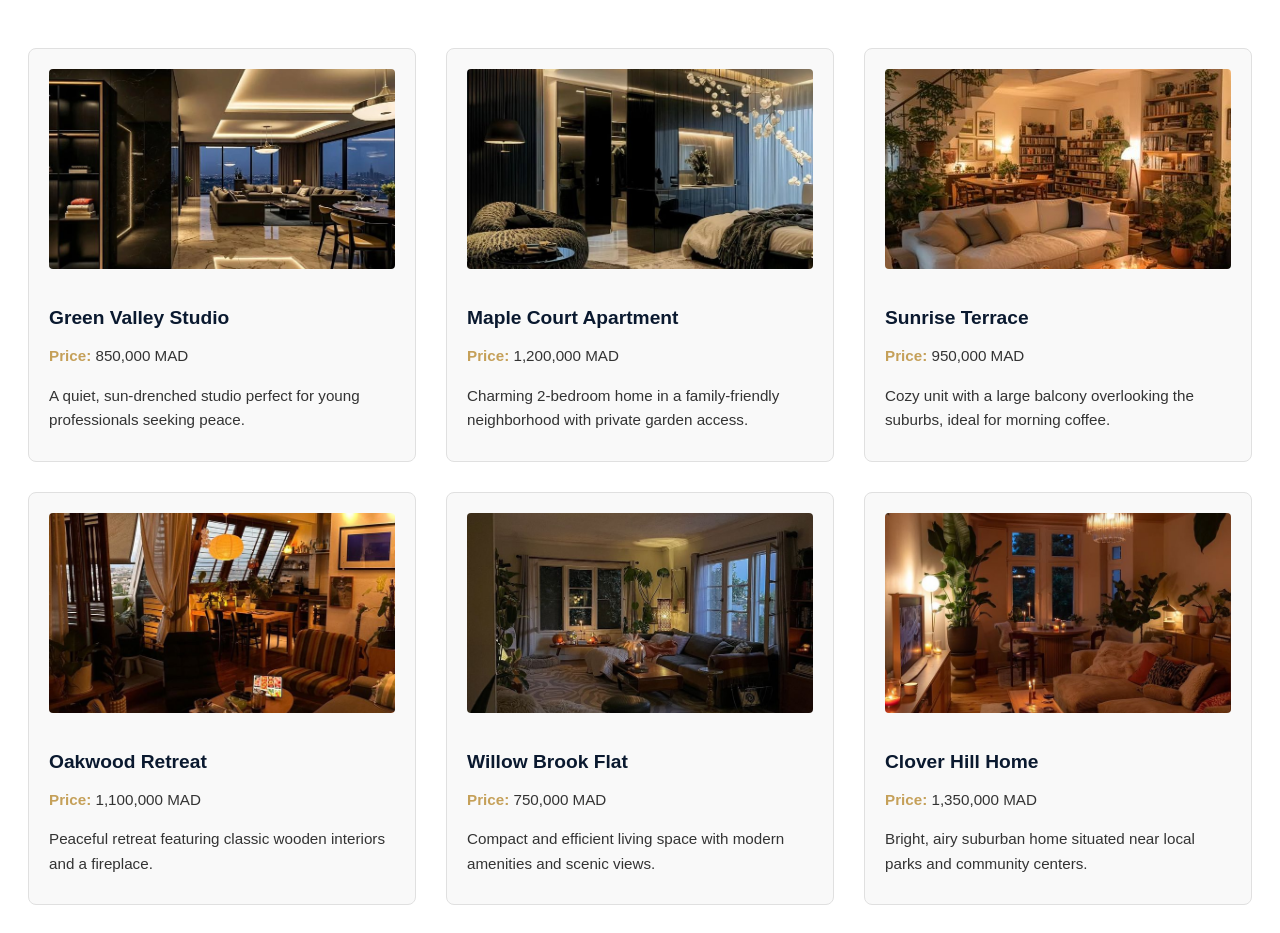
<file: cozy-list.html>
<!DOCTYPE html>
<html lang="en">
<head>
    <meta charset="UTF-8">
    <meta name="viewport" content="width=device-width, initial-scale=1.0">
    <link rel="stylesheet" href="all.css">
</head>
<body>
    <div class="listing">
        <div class="item">
            <img src="téléchargement (1).jpg" alt="Green Valley Studio">
            <h3>Green Valley Studio</h3>
            <p><strong>Price:</strong> 850,000 MAD</p>
            <p>A quiet, sun-drenched studio perfect for young professionals seeking peace.</p>
        </div>
        <div class="item">
            <img src="téléchargement (2).jpg" alt="Maple Court Apartment">
            <h3>Maple Court Apartment</h3>
            <p><strong>Price:</strong> 1,200,000 MAD</p>
            <p>Charming 2-bedroom home in a family-friendly neighborhood with private garden access.</p>
        </div>
        <div class="item">
            <img src="téléchargement (3).jpg" alt="Sunrise Terrace">
            <h3>Sunrise Terrace</h3>
            <p><strong>Price:</strong> 950,000 MAD</p>
            <p>Cozy unit with a large balcony overlooking the suburbs, ideal for morning coffee.</p>
        </div>
        <div class="item">
            <img src="téléchargement (4).jpg" alt="Oakwood Retreat">
            <h3>Oakwood Retreat</h3>
            <p><strong>Price:</strong> 1,100,000 MAD</p>
            <p>Peaceful retreat featuring classic wooden interiors and a fireplace.</p>
        </div>
        <div class="item">
            <img src="téléchargement (5).jpg" alt="Willow Brook Flat">
            <h3>Willow Brook Flat</h3>
            <p><strong>Price:</strong> 750,000 MAD</p>
            <p>Compact and efficient living space with modern amenities and scenic views.</p>
        </div>
        <div class="item">
            <img src="téléchargement (6).jpg" alt="Clover Hill Home">
            <h3>Clover Hill Home</h3>
            <p><strong>Price:</strong> 1,350,000 MAD</p>
            <p>Bright, airy suburban home situated near local parks and community centers.</p>
        </div>
    </div>
</body>
</html>
</file>
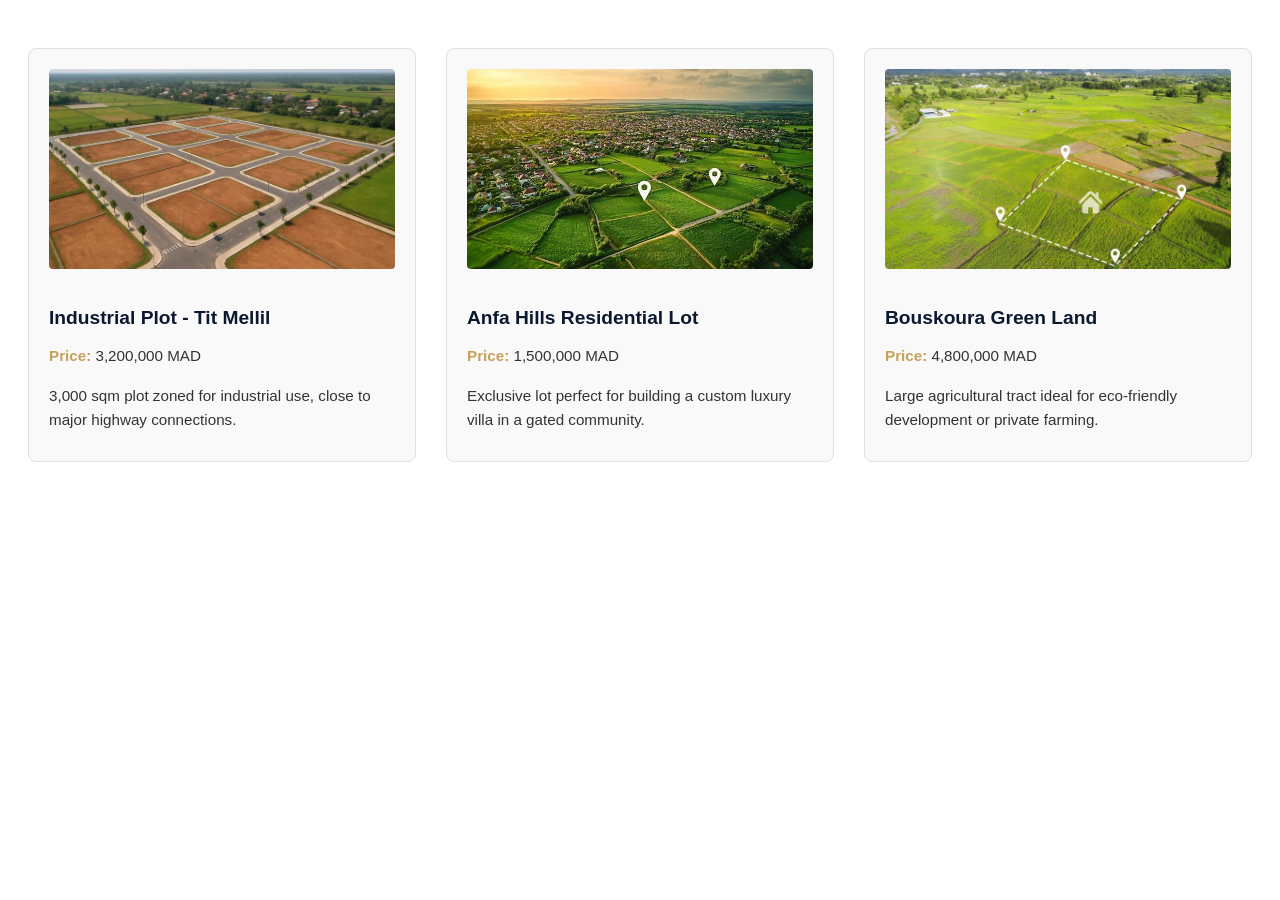
<file: lands-list.html>
<!DOCTYPE html>
<html lang="en">
<head>
    <meta charset="UTF-8">
    <meta name="viewport" content="width=device-width, initial-scale=1.0">
    <link rel="stylesheet" href="all.css">
</head>
<body>
    <div class="listing">
        <div class="item">
            <img src="11.jpg" alt="Industrial Plot">
            <h3>Industrial Plot - Tit Mellil</h3>
            <p><strong>Price:</strong> 3,200,000 MAD</p>
            <p>3,000 sqm plot zoned for industrial use, close to major highway connections.</p>
        </div>
        <div class="item">
            <img src="12.jpg" alt="Residential Lot">
            <h3>Anfa Hills Residential Lot</h3>
            <p><strong>Price:</strong> 1,500,000 MAD</p>
            <p>Exclusive lot perfect for building a custom luxury villa in a gated community.</p>
        </div>
        <div class="item">
            <img src="13.jpg" alt="Agricultural Acreage">
            <h3>Bouskoura Green Land</h3>
            <p><strong>Price:</strong> 4,800,000 MAD</p>
            <p>Large agricultural tract ideal for eco-friendly development or private farming.</p>
        </div>
    </div>
</body>
</html>
</file>
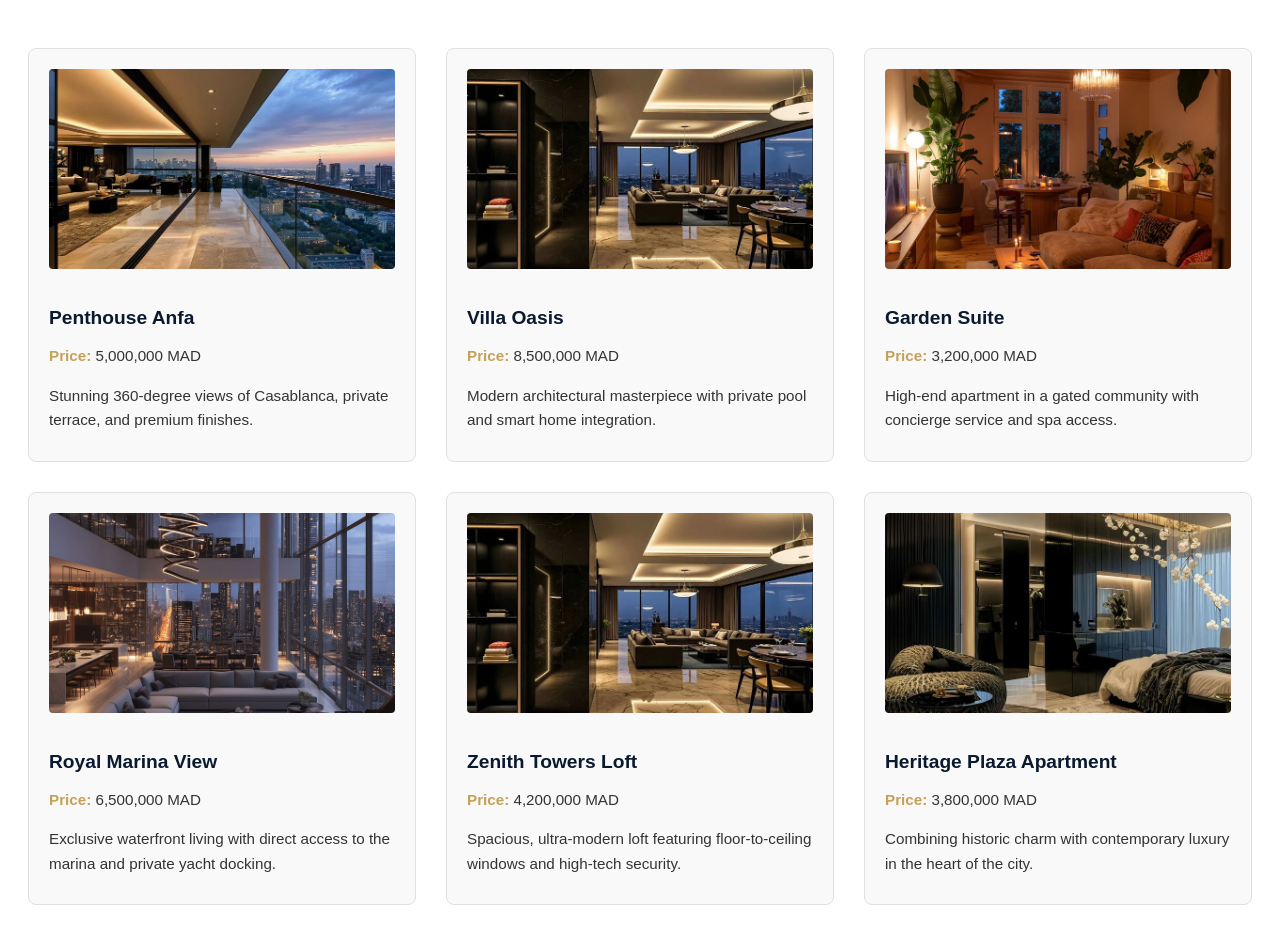
<file: luxury-list.html>
<!DOCTYPE html>
<html lang="en">
<head>
    <meta charset="UTF-8">
    <meta name="viewport" content="width=device-width, initial-scale=1.0">
    <link rel="stylesheet" href="all.css">
</head>
<body>
        <div class="listing">
                <div class="item">
                    <img src="♡ 𝓯𝓸𝓵𝓵𝓸𝔀 𝓯𝓸𝓻 𝓶𝓸𝓻𝓮 ♡.jpg" alt="Penthouse Anfa">
                    <h3>Penthouse Anfa</h3>
                    <p><strong>Price:</strong> 5,000,000 MAD</p>
                    <p>Stunning 360-degree views of Casablanca, private terrace, and premium finishes.</p>
                </div>

                <div class="item">
                    <img src="téléchargement (1).jpg" alt="Villa Oasis">
                    <h3>Villa Oasis</h3>
                    <p><strong>Price:</strong> 8,500,000 MAD</p>
                    <p>Modern architectural masterpiece with private pool and smart home integration.</p>
                </div>

                <div class="item">
                    <img src="Cozy Blue Hour Living Room - Interior Inspo by @caropeony.jpg" alt="Garden Suite">
                    <h3>Garden Suite</h3>
                    <p><strong>Price:</strong> 3,200,000 MAD</p>
                    <p>High-end apartment in a gated community with concierge service and spa access.</p>
                </div>

                <div class="item">
                    <img src="Penthouse - ArchVizTech 3D.jpg" alt="Royal Marina View">
                    <h3>Royal Marina View</h3>
                    <p><strong>Price:</strong> 6,500,000 MAD</p>
                    <p>Exclusive waterfront living with direct access to the marina and private yacht docking.</p>
                </div>

                <div class="item">
                    <img src="téléchargement (1).jpg" alt="Zenith Towers Loft">
                    <h3>Zenith Towers Loft</h3>
                    <p><strong>Price:</strong> 4,200,000 MAD</p>
                    <p>Spacious, ultra-modern loft featuring floor-to-ceiling windows and high-tech security.</p>
                </div>

                <div class="item">
                    <img src="téléchargement (2).jpg" alt="Heritage Plaza Apartment">
                    <h3>Heritage Plaza Apartment</h3>
                    <p><strong>Price:</strong> 3,800,000 MAD</p>
                    <p>Combining historic charm with contemporary luxury in the heart of the city.</p>
                </div>
        </div>
</body>
</html>
</file>
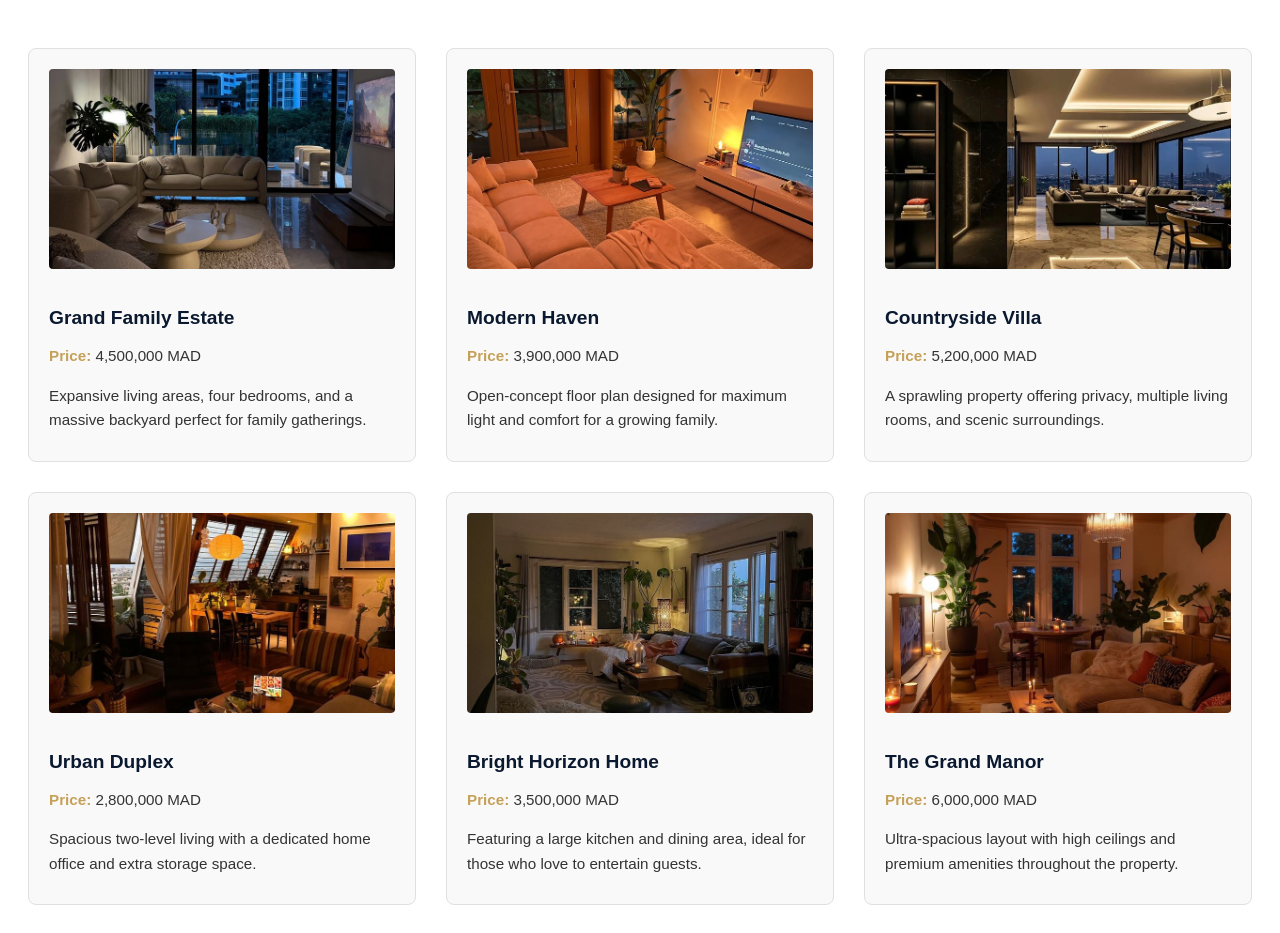
<file: spacious-list.html>
<!DOCTYPE html>
<html lang="en">
<head>
    <meta charset="UTF-8">
    <meta name="viewport" content="width=device-width, initial-scale=1.0">
    <link rel="stylesheet" href="all.css">
</head>
<body>
    <div class="listing">
        <div class="item">
            <img src="téléchargement (7).jpg" alt="Grand Family Estate">
            <h3>Grand Family Estate</h3>
            <p><strong>Price:</strong> 4,500,000 MAD</p>
            <p>Expansive living areas, four bedrooms, and a massive backyard perfect for family gatherings.</p>
        </div>
        <div class="item">
            <img src="téléchargement (8).jpg" alt="Modern Haven">
            <h3>Modern Haven</h3>
            <p><strong>Price:</strong> 3,900,000 MAD</p>
            <p>Open-concept floor plan designed for maximum light and comfort for a growing family.</p>
        </div>
        <div class="item">
            <img src="téléchargement (1).jpg" alt="Countryside Villa">
            <h3>Countryside Villa</h3>
            <p><strong>Price:</strong> 5,200,000 MAD</p>
            <p>A sprawling property offering privacy, multiple living rooms, and scenic surroundings.</p>
        </div>
        <div class="item">
            <img src="téléchargement (4).jpg" alt="Urban Duplex">
            <h3>Urban Duplex</h3>
            <p><strong>Price:</strong> 2,800,000 MAD</p>
            <p>Spacious two-level living with a dedicated home office and extra storage space.</p>
        </div>
        <div class="item">
            <img src="téléchargement (5).jpg" alt="Bright Horizon Home">
            <h3>Bright Horizon Home</h3>
            <p><strong>Price:</strong> 3,500,000 MAD</p>
            <p>Featuring a large kitchen and dining area, ideal for those who love to entertain guests.</p>
        </div>
        <div class="item">
            <img src="téléchargement (6).jpg" alt="The Grand Manor">
            <h3>The Grand Manor</h3>
            <p><strong>Price:</strong> 6,000,000 MAD</p>
            <p>Ultra-spacious layout with high ceilings and premium amenities throughout the property.</p>
        </div>
    </div>
</body>
</html>
</file>
<file: 1.css>
* {
    margin: 0;
    padding: 0;
    box-sizing: border-box;
    font-family: 'Segoe UI', Tahoma, Geneva, Verdana, sans-serif;
}

body {
    background-color: #fcfcfc;
    color: #333;
    line-height: 1.5;
    -webkit-font-smoothing: antialiased;
}


header {
    background-color: hsl(216, 65%, 11%);
    width: 100%;
    padding: 15px 0;
    position: sticky;
    top: 0;
    z-index: 1000;
    box-shadow: 0 2px 10px rgba(0,0,0,0.2);
}

.navv {
    max-width: 1500px;
    margin: 0 auto;
    display: flex;
    justify-content: space-between;
    align-items: center;
    padding: 0 5%;

}

.navv h1 {
    color: #c5a059;
    font-size: 1.5rem;
    text-transform: uppercase;
}

.navv a {
    color: #fff;
    text-decoration: none;
    margin-left: 25px;
    font-weight: 500;
    transition: color 0.3s;
}

.navv a:hover {
    color: #c5a059;
}

.section1 {
    background: linear-gradient(rgba(10, 25, 47, 0.8), rgba(10, 25, 47, 0.8)), 
                url('Anyone Can Get Into Real Estate Investing With DiversyFund.jpg');
    background-size: cover;
    background-position: center;
    max-width: 100%;
    width: auto;
    height: 80vh;
    display: flex;
    flex-direction: column;
    justify-content: center;
    align-items: center;
    color: #c5a059;
    padding: 0  5%;
    text-align: center;
}

.section1-contenue h1 {
    font-size: 3rem;
    margin-bottom: 20px;
}

.section1-contenue p {
    max-width: 800px;
    margin: 0 auto 10px;
    font-size: 1.1rem;
}


section {
    padding: 60px 20px ;
    width: 90%;
    margin: 0 auto;
}

h2 {
    color: #0a192f;
    margin-bottom: 25px;
    text-align: center;
    text-transform: uppercase;
    position: relative;
    padding-bottom: 10px;
    font-size: large;
}

h2::after {
    content: '';
    width: 60px;
    height: 3px;
    background: #c5a059;
    position: absolute;
    bottom: 0;
    left: 50%;
    transform: translateX(-50%);
}

ul {
    list-style: none;
    display: grid;
    grid-template-columns: repeat(auto-fit, minmax(250px, 1fr));
    gap: 20px;
    margin-top: 30px;
    width: auto;
}

ul li {
    background: #fff;
    padding: 20px;
    border: 1px solid #eee;
    border-radius: 5px;
    box-shadow: 0 2px 5px rgba(0,0,0,0.05);
}


.tableau-performance {
    margin-top: 30px;
    overflow-x: auto;
}

.table-perfo {
    width: 100%;
    border-collapse: collapse; 
    background: white;
    border: 2px solid #0a192f; 
}

.table-perfo th, 
.table-perfo td {
    border: 1px solid #333; 
    padding: 15px;
    text-align: center;
}

.table-perfo thead {
    background-color: #0a192f;
    color: white;
}

.category-cell {
    background-color: #f4f4f4;
    font-weight: bold;
    color: #0a192f;
}

.growth {
    color: #27ae60;
    font-weight: bold;
}

.footer {
    background: #0a192f;
    height: 100px;
    margin-top: 50px;
}

.catatlogue {
    max-width: 1200px;
    margin: 0 auto;
    padding: 40px 20px;
}

input[name="cat-filter"] {
    display: none;
}

.card-selectors {
    display: grid;
    grid-template-columns: repeat(auto-fit, minmax(250px, 1fr));
    gap: 20px;
    width: 100%;
}

.selection-card {
    background: #fff;
    padding: 20px;
    border: 1px solid #eee;
    border-radius: 5px;
    box-shadow: 0 2px 5px rgba(0,0,0,0.05);
    cursor: pointer;
    transition: all 0.3s ease;
}

.selection-card:hover {
    transform: translateY(-5px);
    box-shadow: 0 5px 15px rgba(0,0,0,0.1);
    border-color: #c5a059; 
}

#luxury-radio:checked ~ .card-selectors label[for="luxury-radio"],
#cozy-radio:checked ~ .card-selectors label[for="cozy-radio"],
#spacious-radio:checked ~ .card-selectors label[for="spacious-radio"],
#affordable-radio:checked ~ .card-selectors label[for="affordable-radio"] {
    border: 2px solid #c49c51;
    background: #f9f9f9;
}

.catalogue-item {
    display: none; 
    border: 1px solid #0a192f;
    border-radius: 5px;
    overflow: hidden;
}

.catalogue-item iframe {
    width: 100%;
    height: 450px;
    border: none;
}

#luxury-radio:checked ~ .display-area .luxury-cat,
#cozy-radio:checked ~ .display-area .cozy-cat,
#spacious-radio:checked ~ .display-area .spacious-cat,
#affordable-radio:checked ~ .display-area .affordable-cat {
    display: block ;
    width: 100%;
    margin-top: 35px;
}
.main-footer {
    background-color: #0a192f;
    color: #ffffff;
    padding: 60px 0 20px 0;
    margin-top: 50px;
    border-top: 4px solid #c5a059;
}

.footer-container {
    max-width: 100%;
    width: 100%;
    margin: 0 auto;
    display: flex;
    flex-wrap: wrap;
    justify-content: space-between;
    padding: 0 5%;
    box-sizing: border-box;
    gap: 30px;
}

.footer-box {
    flex: 1;
    min-width: 250px;
}

.footer-box h3, .footer-box h4 {
    color: #c5a059;
    margin-bottom: 20px;
    text-transform: uppercase;
    font-size: 1.1rem;
}

.footer-box p {
    font-size: 0.9rem;
    line-height: 1.8;
    color: #cbd5e0;
}

.footer-box ul {
    list-style: none;
    padding: 0;
}

.footer-box ul li {
    margin-bottom: 10px;
    background: transparent;
    border: none;
    padding: 0;
    box-shadow: none;
}

.footer-box ul li a {
    color: #cbd5e0;
    text-decoration: none;
    transition: 0.3s;
}

.footer-box ul li a:hover {
    color: #ffffff;
    padding-left: 5px;
}

.footer-table {
    width: 100%;
    font-size: 0.85rem;
    color: #cbd5e0;
    border-collapse: collapse;
}

.footer-table td {
    padding: 5px 0;
    border: none !important;
}

.footer-bottom {
    text-align: center;
    margin-top: 40px;
    padding-top: 20px;
    border-top: 1px solid #1a2e4c;
    font-size: 0.8rem;
    color: #718096;
}

h3 {
    color: #0a192f;
    margin-bottom: 10px;
    font-size: 1.2rem;
    text-align: center;
}

.section1 h1 {
    font-size: 5rem;
    margin-bottom: 20px;
    text-align: center;
}

.submission-section {
    background-color: #fcfcfc;
    padding: 60px 20px;
    border-radius: 8px;
    margin-top: 40px;
}

.form-container {
    max-width: 800px;
    margin: 0 auto;
    background: #ffffff;
    padding: 40px;
    border-radius: 10px;
    box-shadow: 0 10px 30px rgba(0,0,0,0.1);
}

.property-form {
    display: grid;
    grid-template-columns: 1fr 1fr;
    gap: 20px;
}

.form-group {
    display: flex;
    flex-direction: column;
}

.form-group.full-width {
    grid-column: span 2;
}

.form-group label {
    margin-bottom: 8px;
    font-weight: 600;
    color: #0a192f;
}

.form-group input, 
.form-group textarea {
    padding: 12px;
    border: 1px solid #ddd;
    border-radius: 5px;
    font-size: 1rem;
    transition: border-color 0.3s;
}

.form-group input:focus {
    border-color: #c5a059;
    outline: none;
}

.file-upload {
    background: #fcfcfc;
    border: 2px dashed #c5a059;
    padding: 20px;
    text-align: center;
    cursor: pointer;
    border-radius: 5px;
}

.submit-btn {
    grid-column: span 2;
    background-color: #0a192f;
    color: #c5a059;
    padding: 15px;
    border: 2px solid #c5a059;
    font-size: 1.1rem;
    font-weight: bold;
    text-transform: uppercase;
    cursor: pointer;
    transition: all 0.3s ease;
    margin-top: 10px;
}

.submit-btn:hover {
    background-color: #c5a059;
    color: #0a192f;
}

@media (max-width: 600px) {
    .property-form {
        grid-template-columns: 1fr;
    }
    .form-group.full-width {
        grid-column: span 1;
    }
    .submit-btn {
        grid-column: span 1;
    }
}
.map-container {
    width: 100%;
    margin-top: 30px;
    border: 2px solid #0a192f; 
    border-radius: 8px;
    overflow: hidden;
    box-shadow: 0 4px 15px rgba(0,0,0,0.1);
}

.map-container iframe {
    display: block; 
}
</file>
<file: all.css>
body {
    background-color: #ffffff;
    padding: 20px;
    font-family: 'Segoe UI', Tahoma, Geneva, Verdana, sans-serif;
    color: #333;
}

h2 {
    color: #0a192f;
    text-align: center;
    margin-bottom: 30px;
    text-transform: uppercase;
    position: relative;
    padding-bottom: 10px;
}

h2::after {
    content: '';
    width: 60px;
    height: 3px;
    background: #c5a059;
    position: absolute;
    bottom: 0;
    left: 50%;
    transform: translateX(-50%);
}


.listing {
    display: grid;
    grid-template-columns: repeat(auto-fit, minmax(300px, 1fr));
    gap: 30px;
    margin-top: 20px;
}


.item {
    border: 1px solid #e0e0e0;
    padding: 20px;
    border-radius: 8px;
    background-color: #f9f9f9;
    transition: all 0.3s ease;
}

.item:hover {
    transform: translateY(-5px);
    box-shadow: 0 10px 20px rgba(0,0,0,0.1);
    border-color: #c5a059;
}


.item img {
    width: 100%;
    height: 200px;
    object-fit: cover;
    border-radius: 4px;
    margin-bottom: 15px;
}


.item h3 {
    color: #0a192f;
    margin-bottom: 10px;
    font-size: 1.2rem;
}

.item p {
    font-size: 0.95rem;
    line-height: 1.6;
    margin-bottom: 8px;
}

.item strong {
    color: #c5a059;
}
</file>
